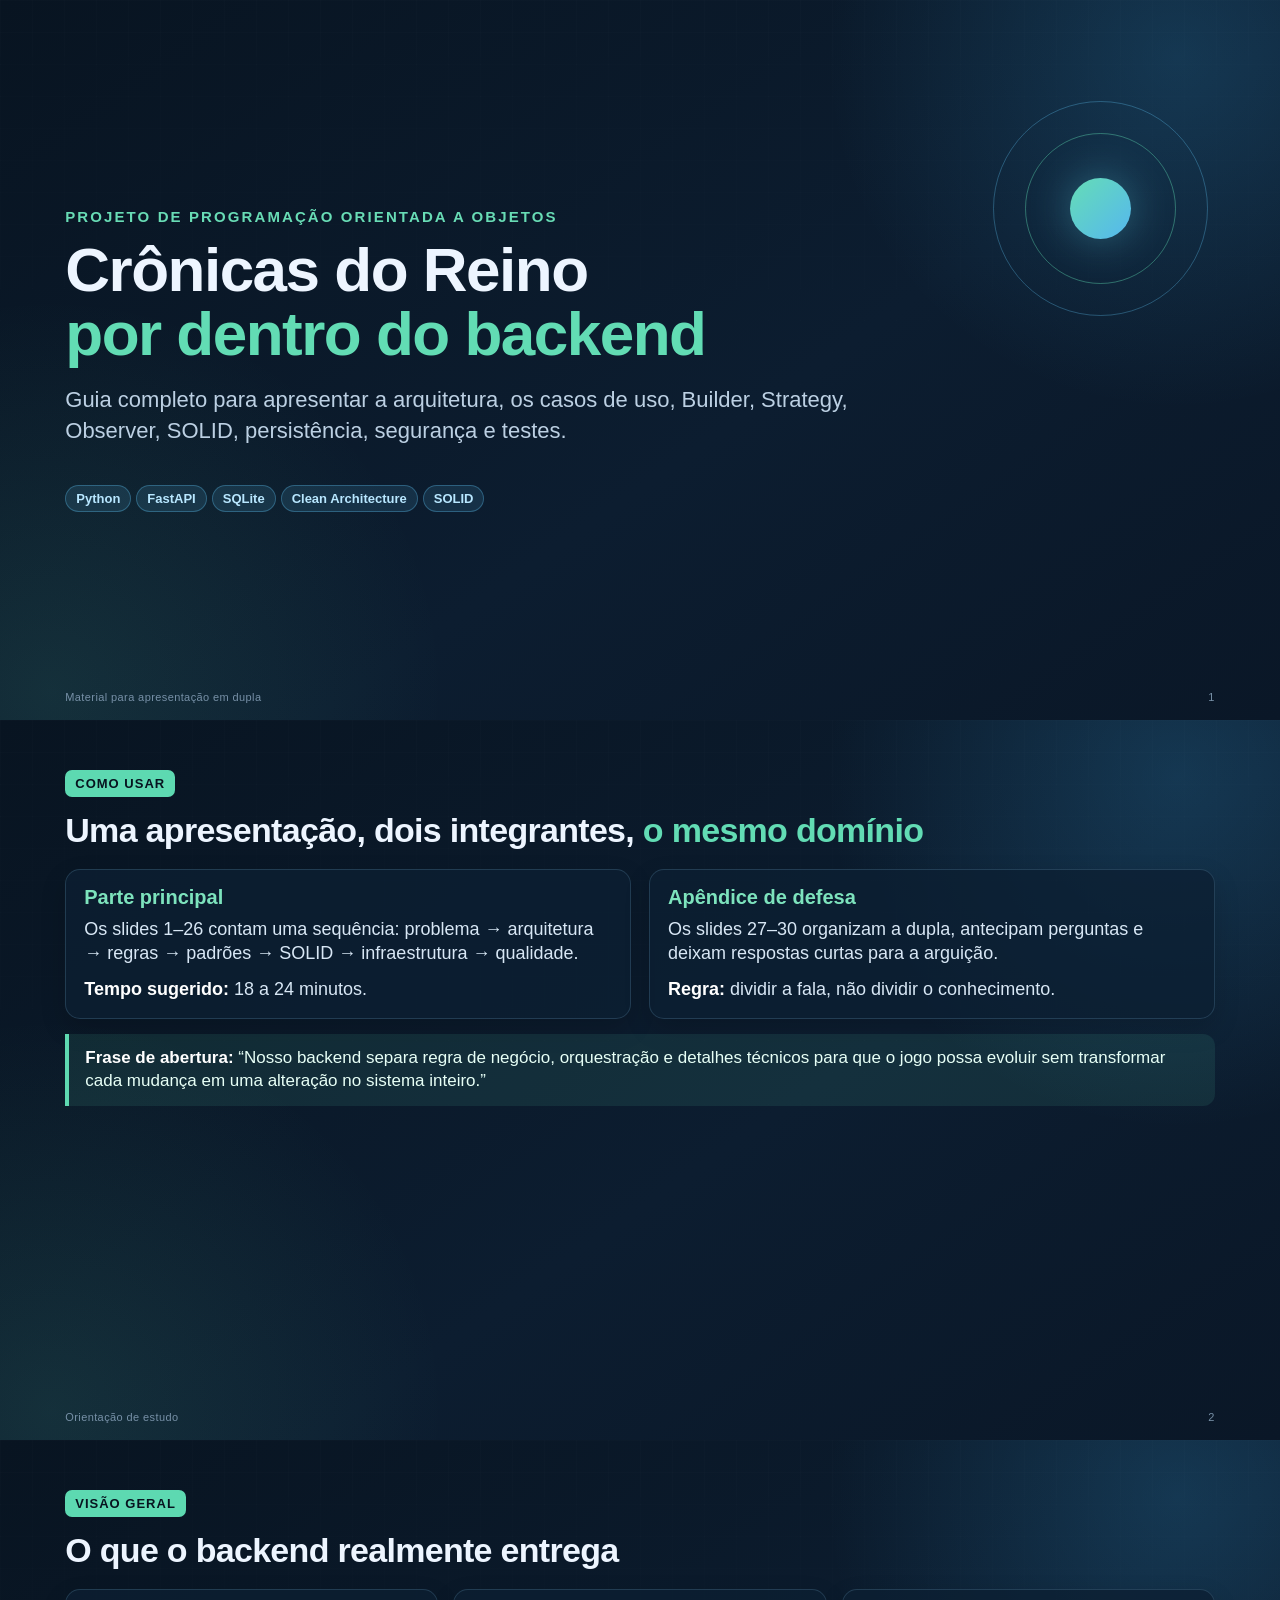
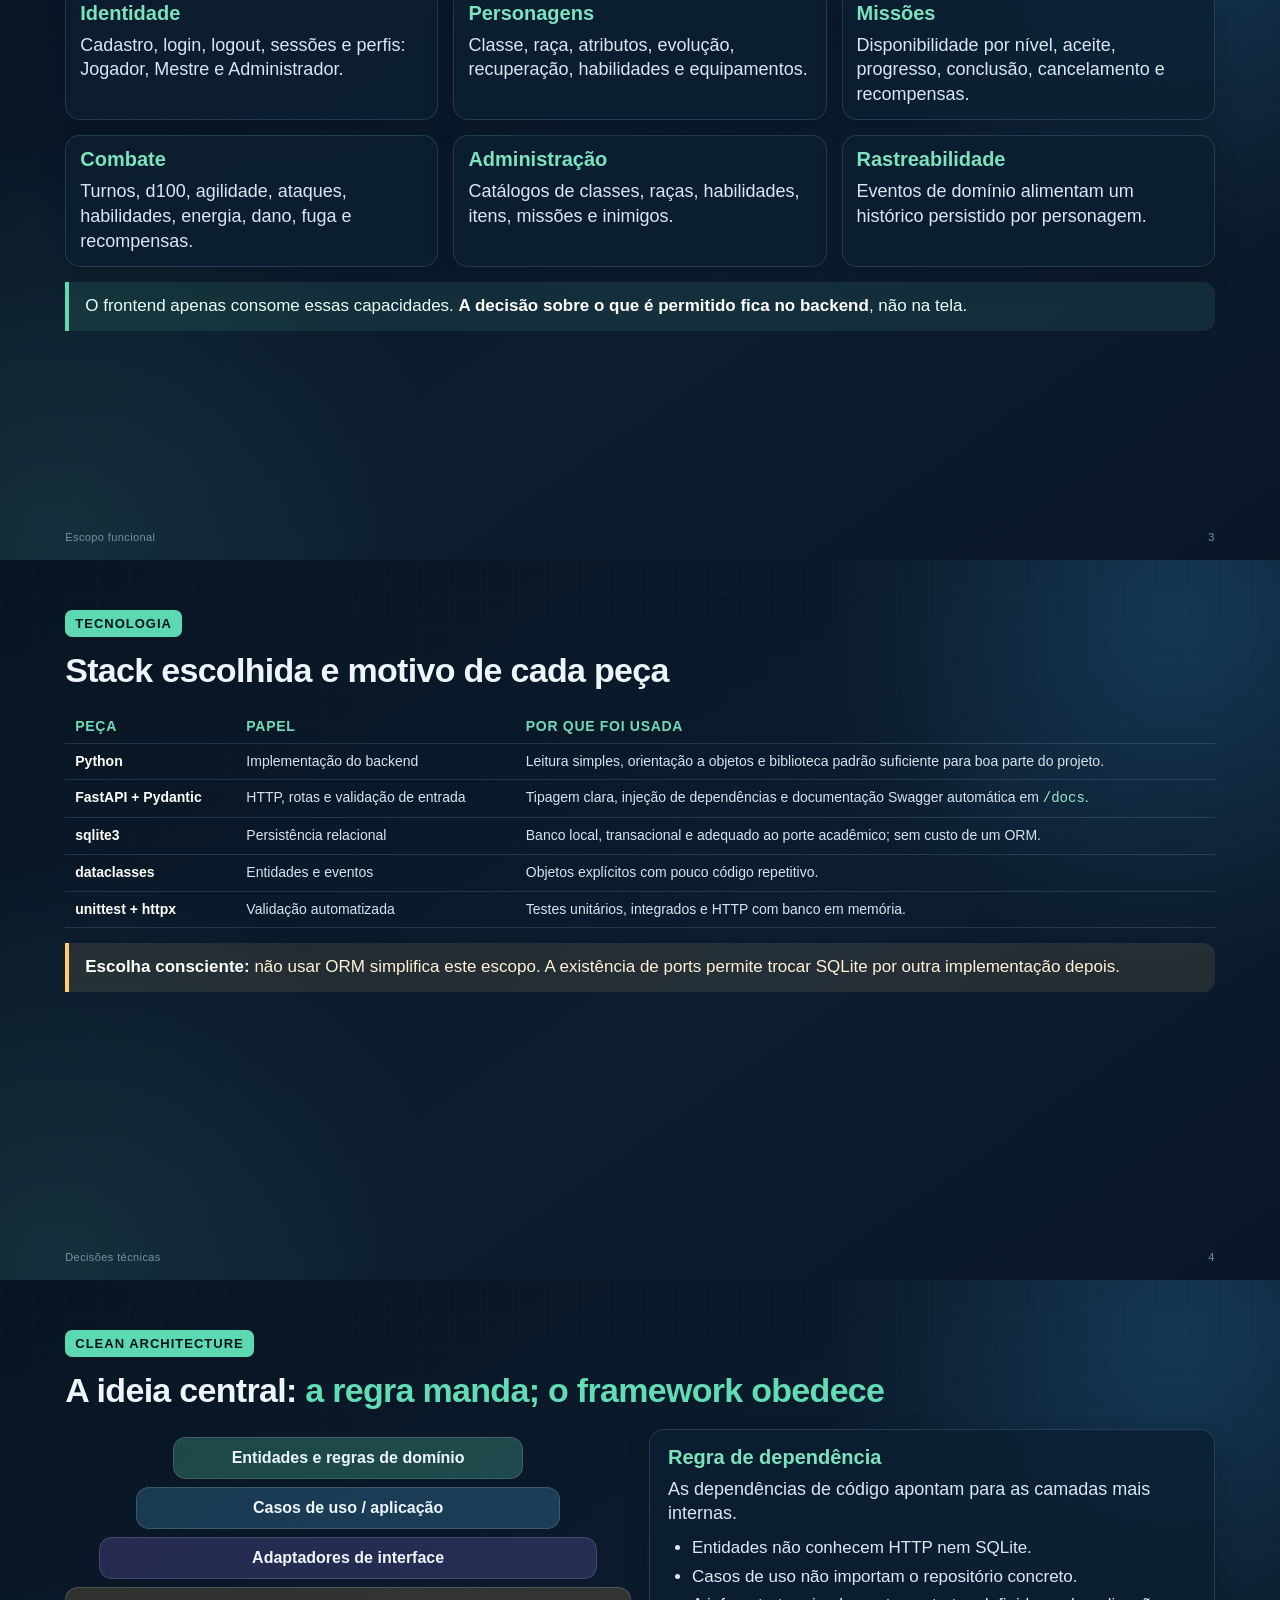
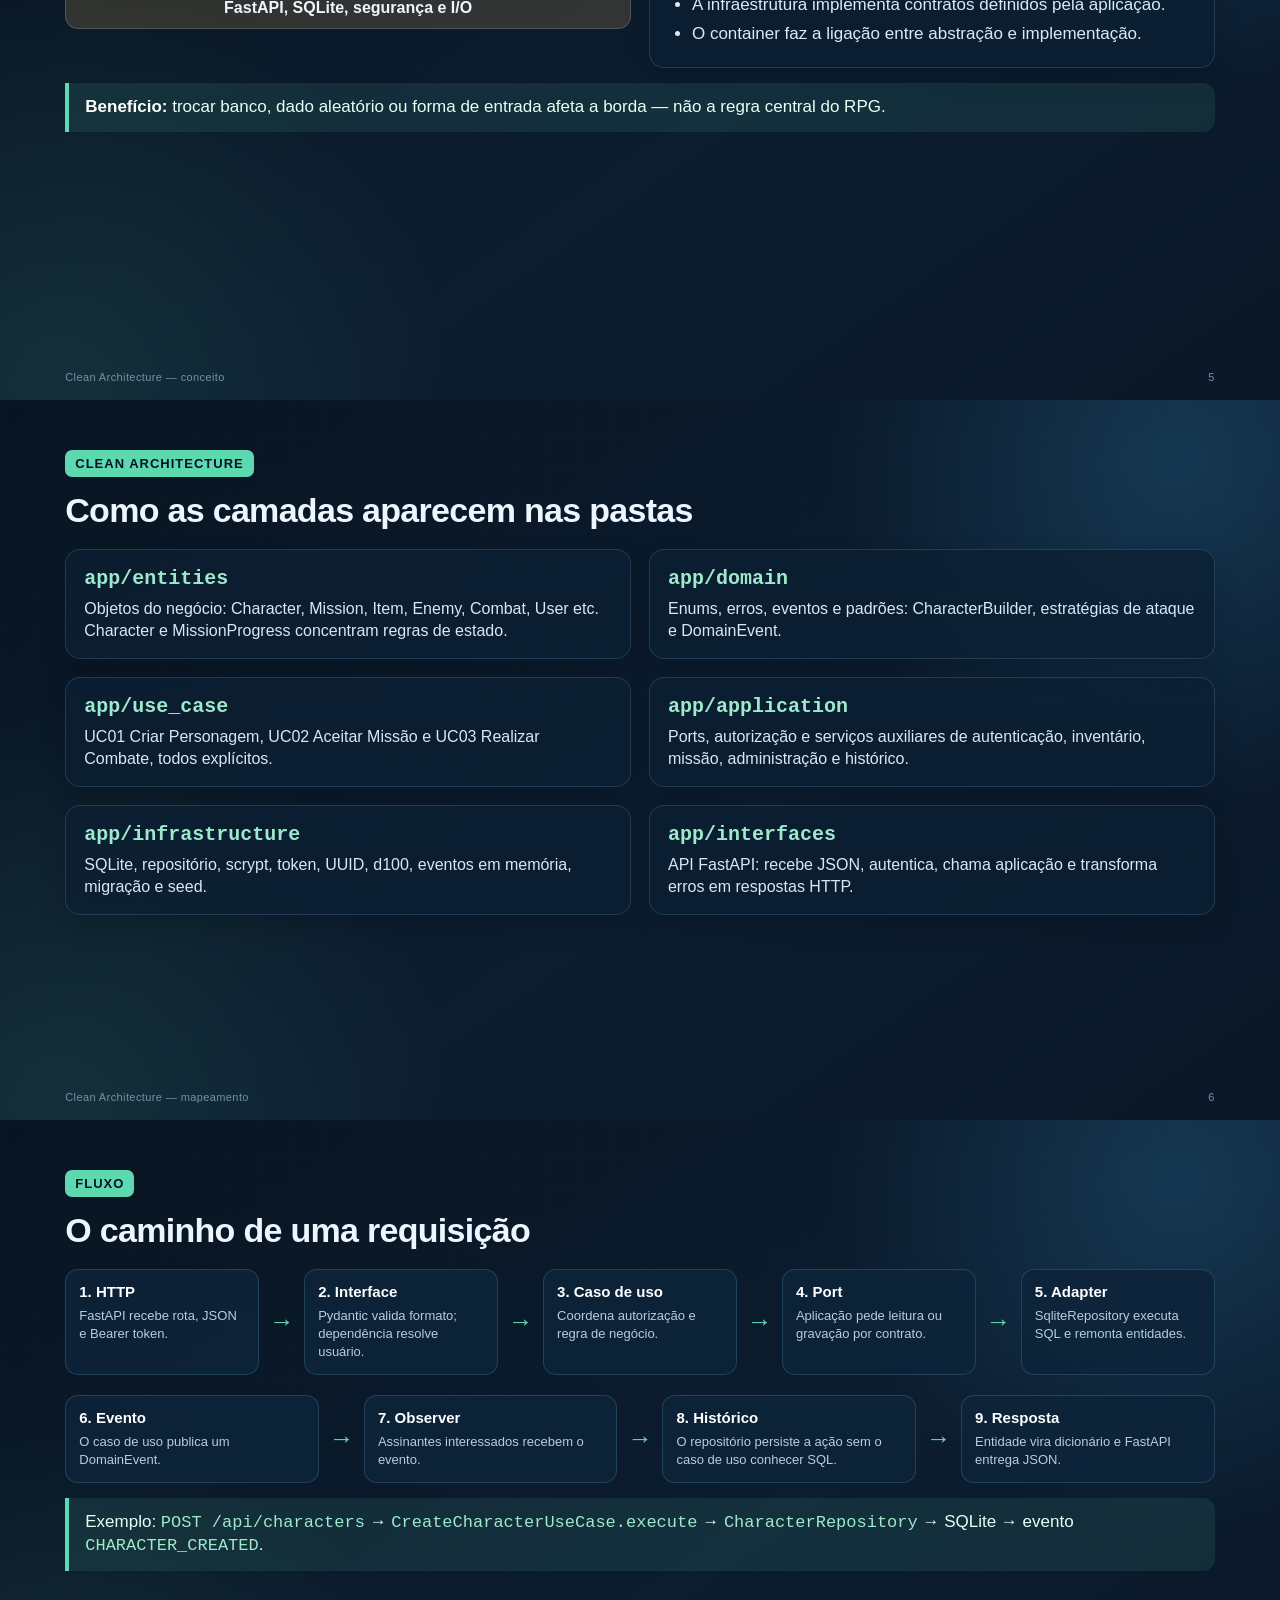
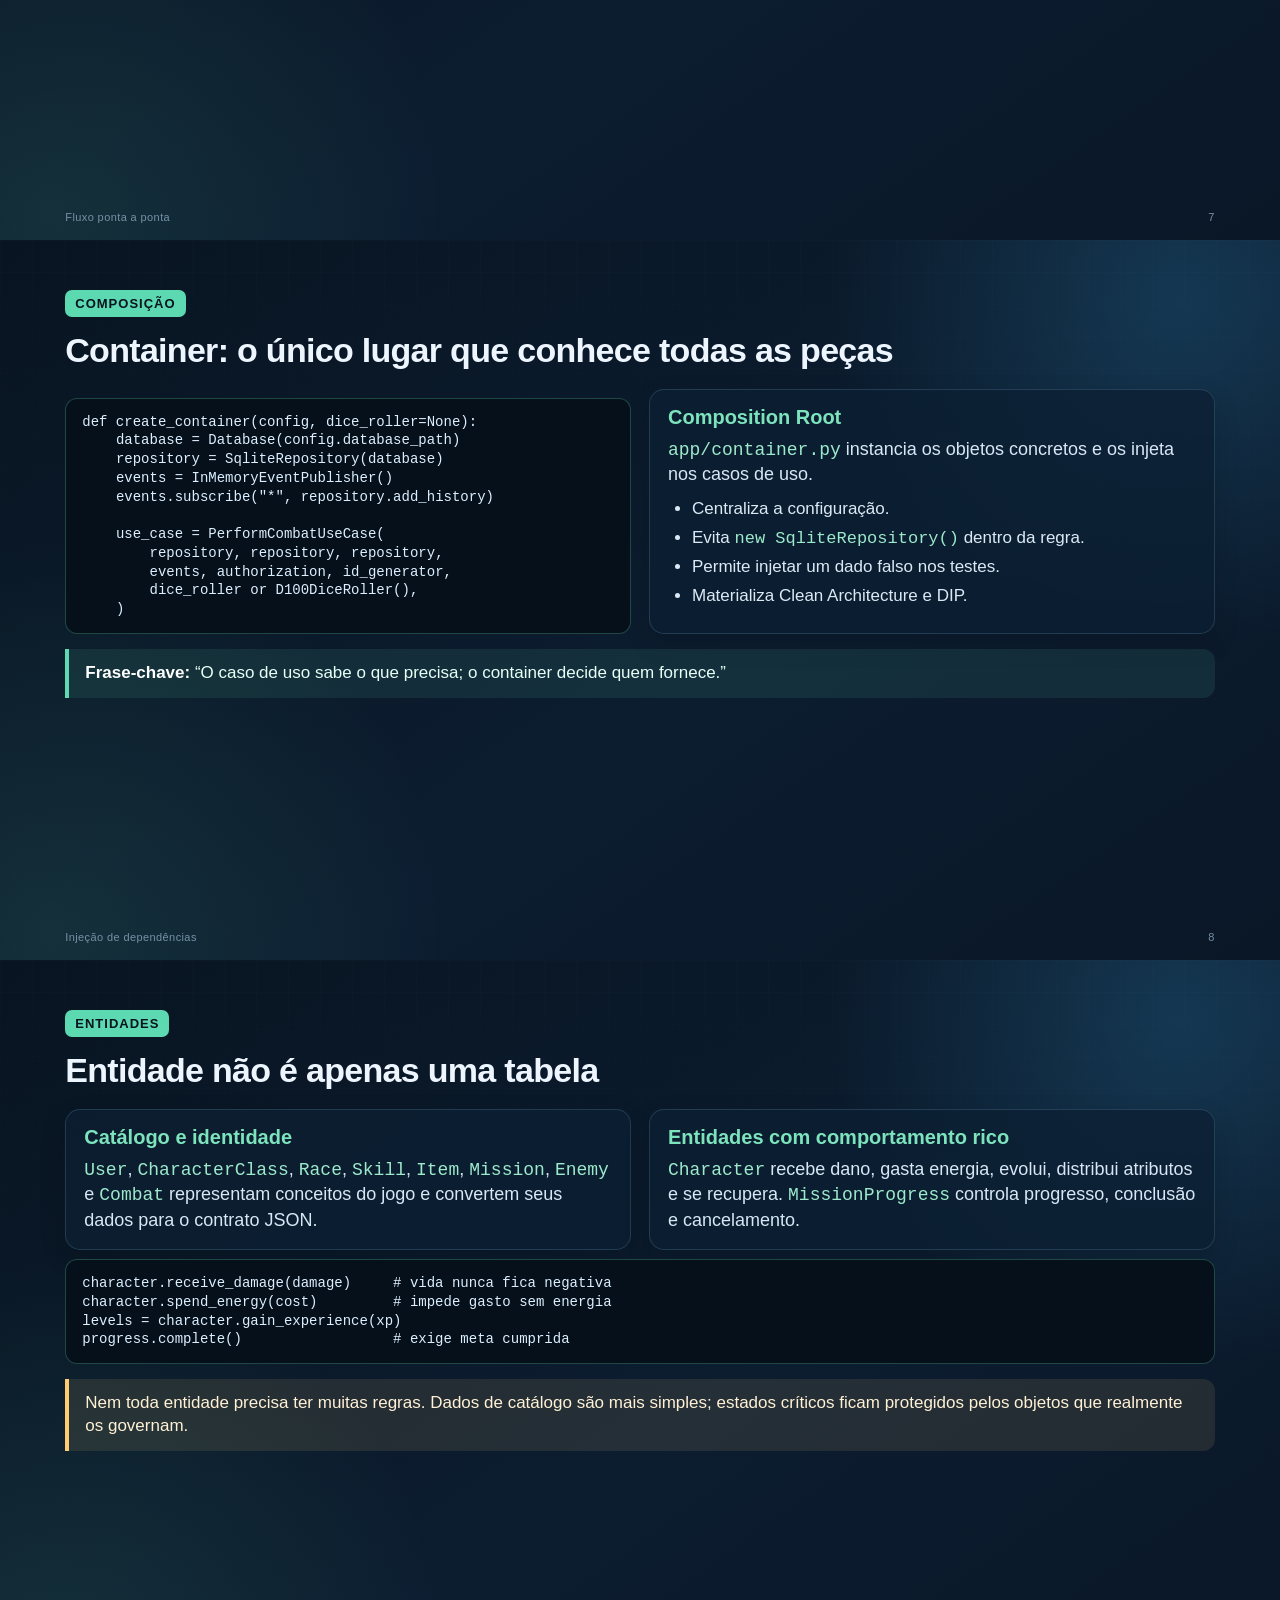
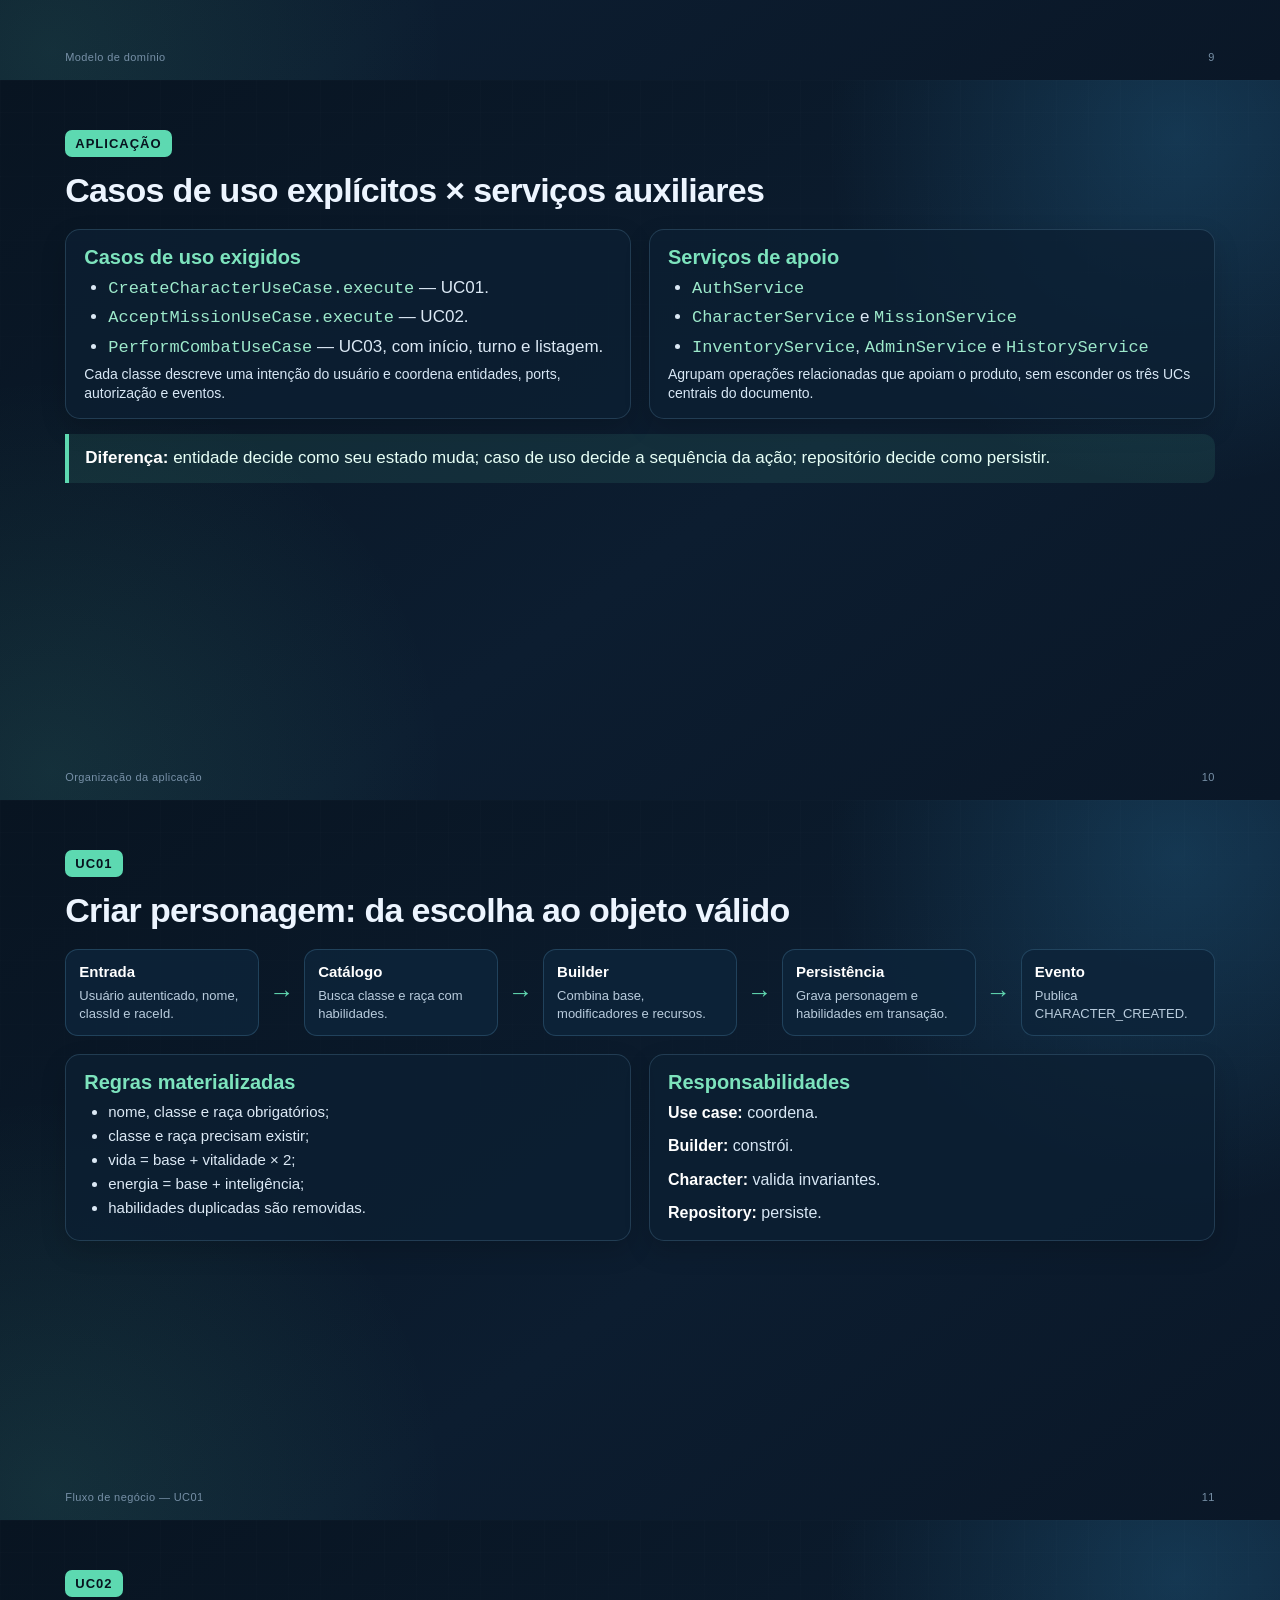
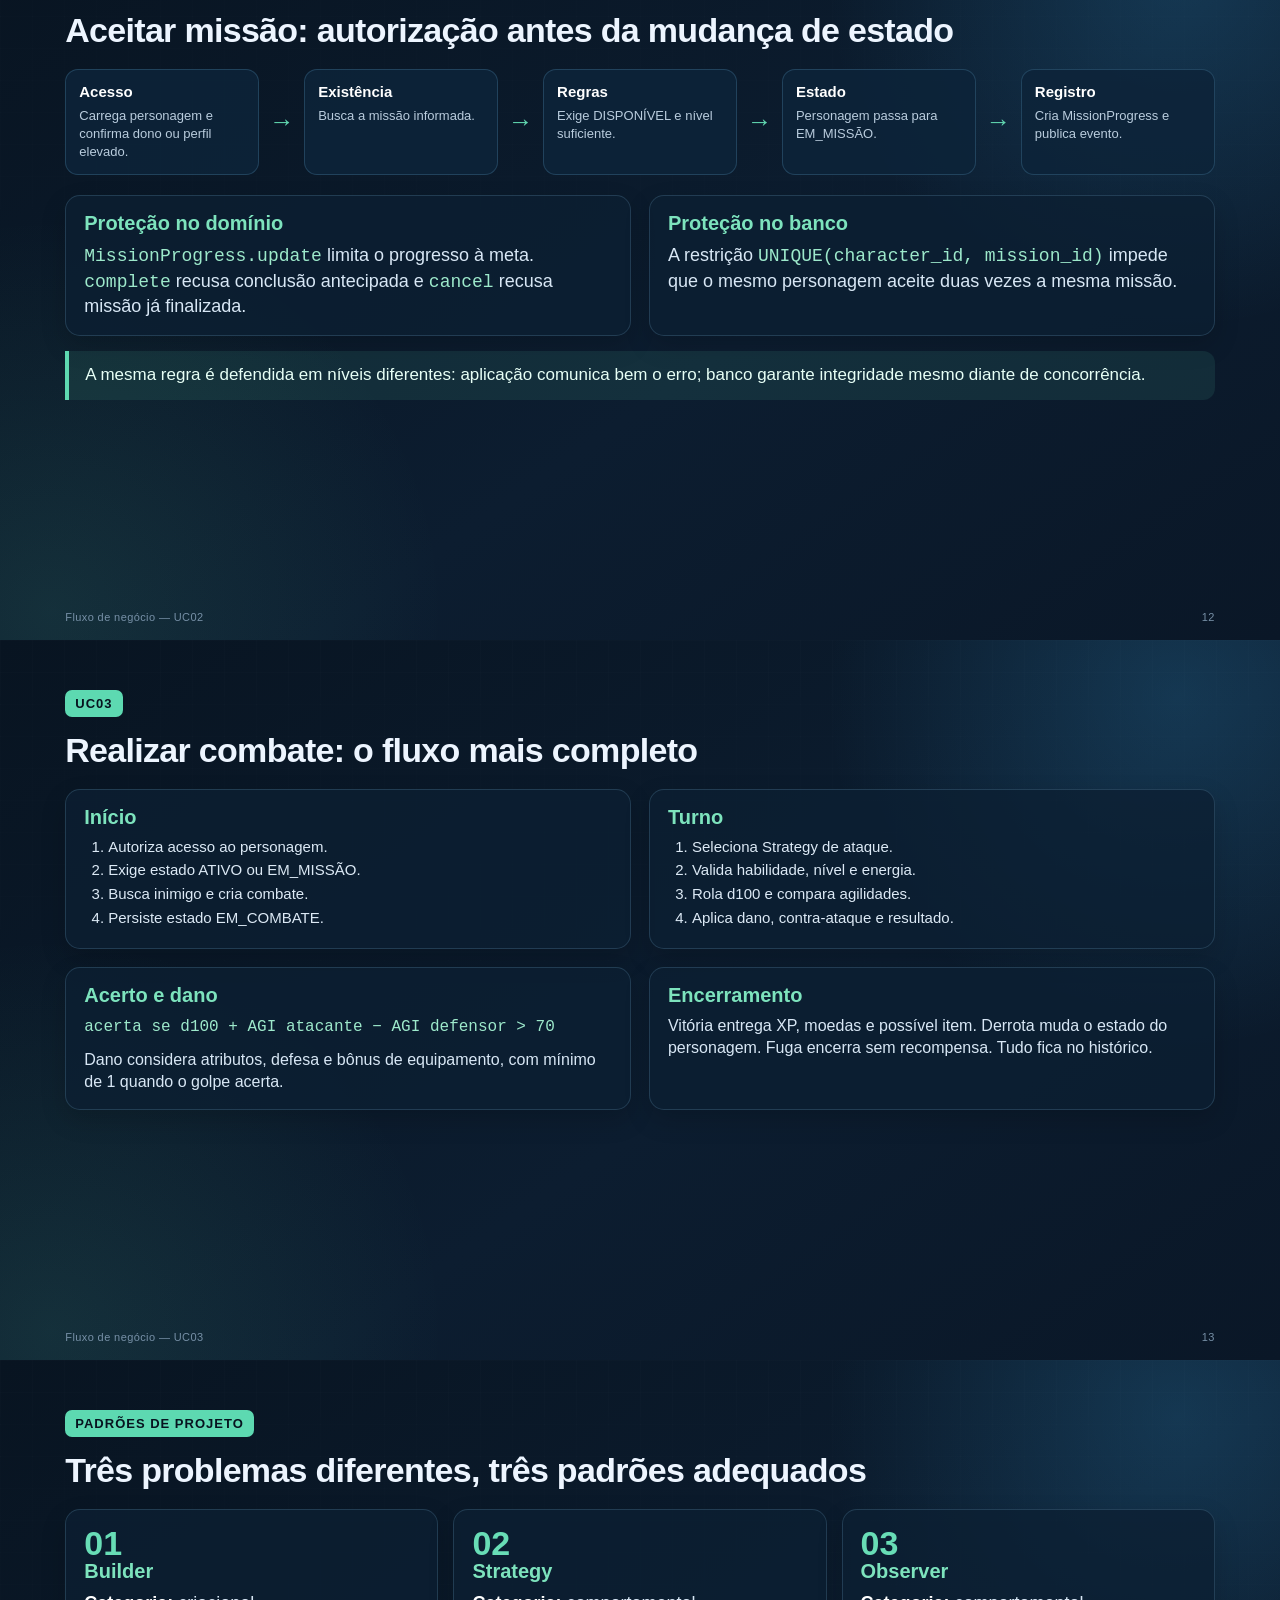
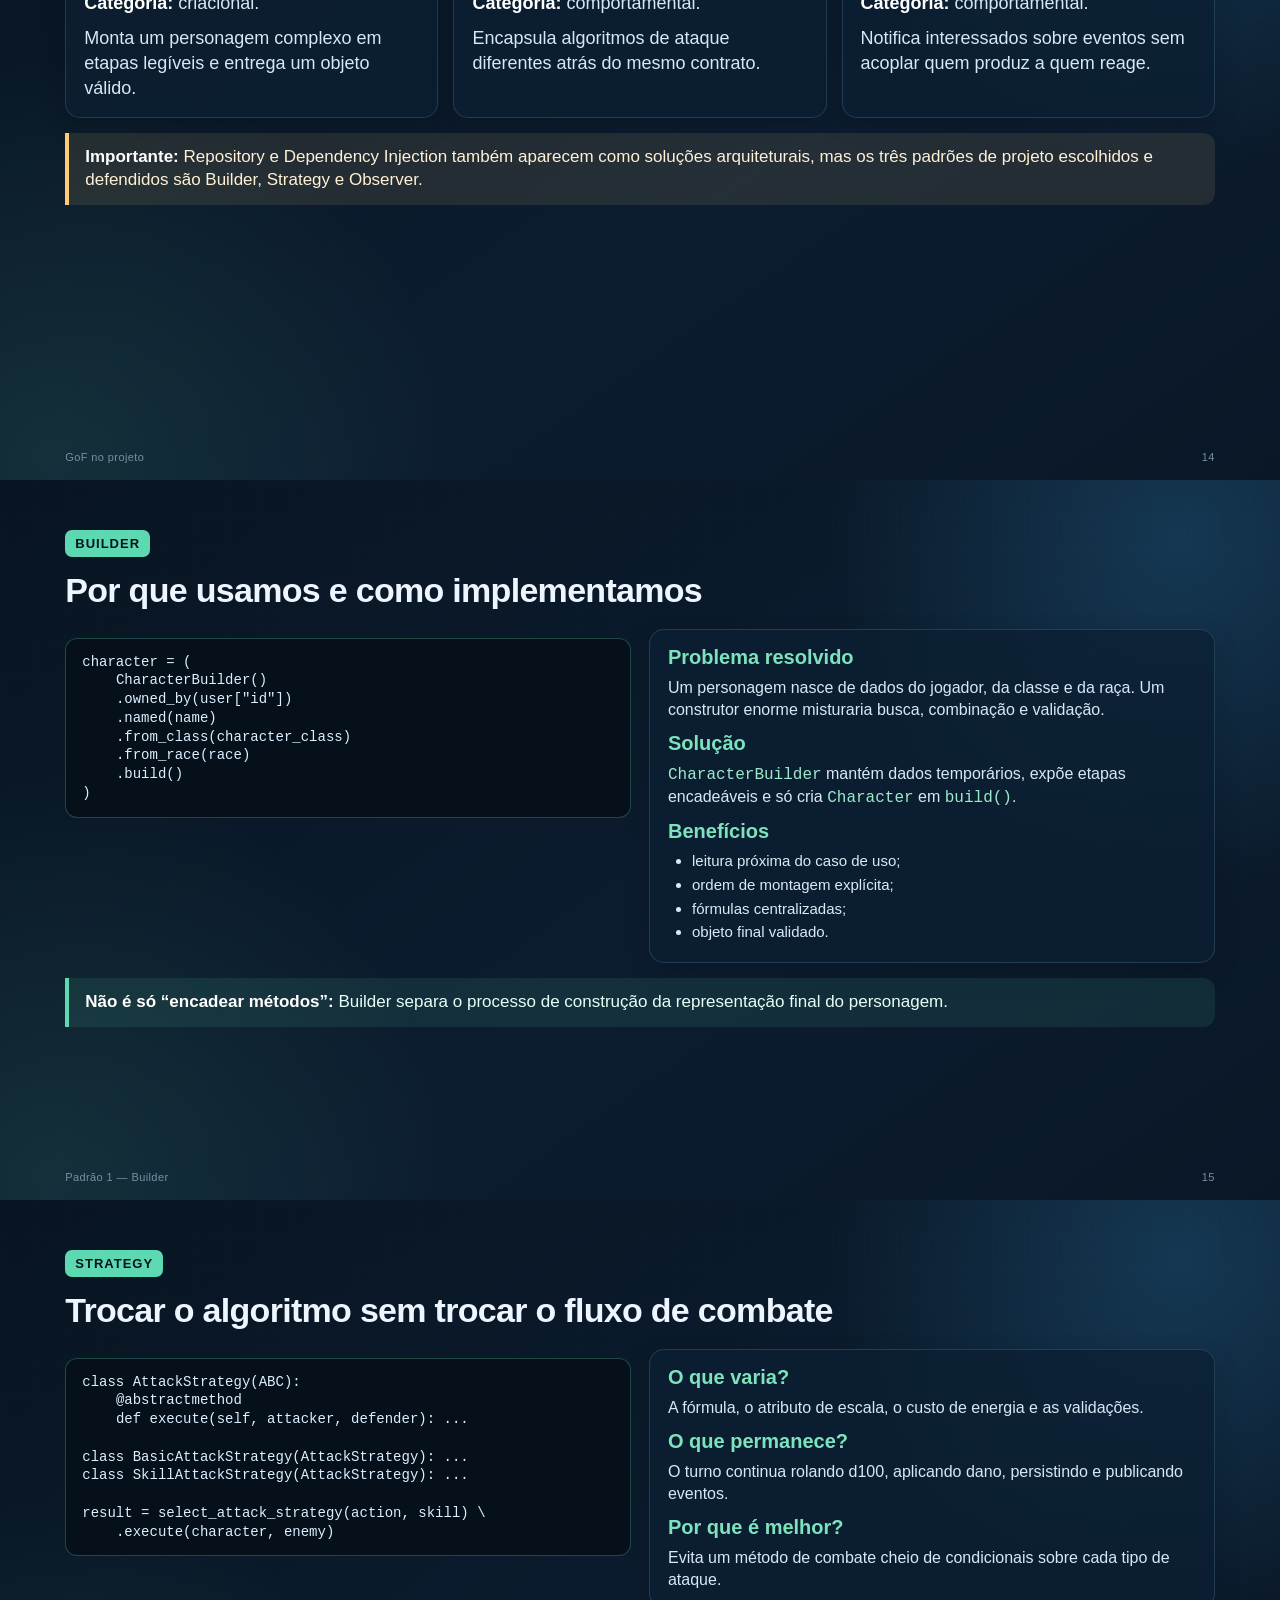
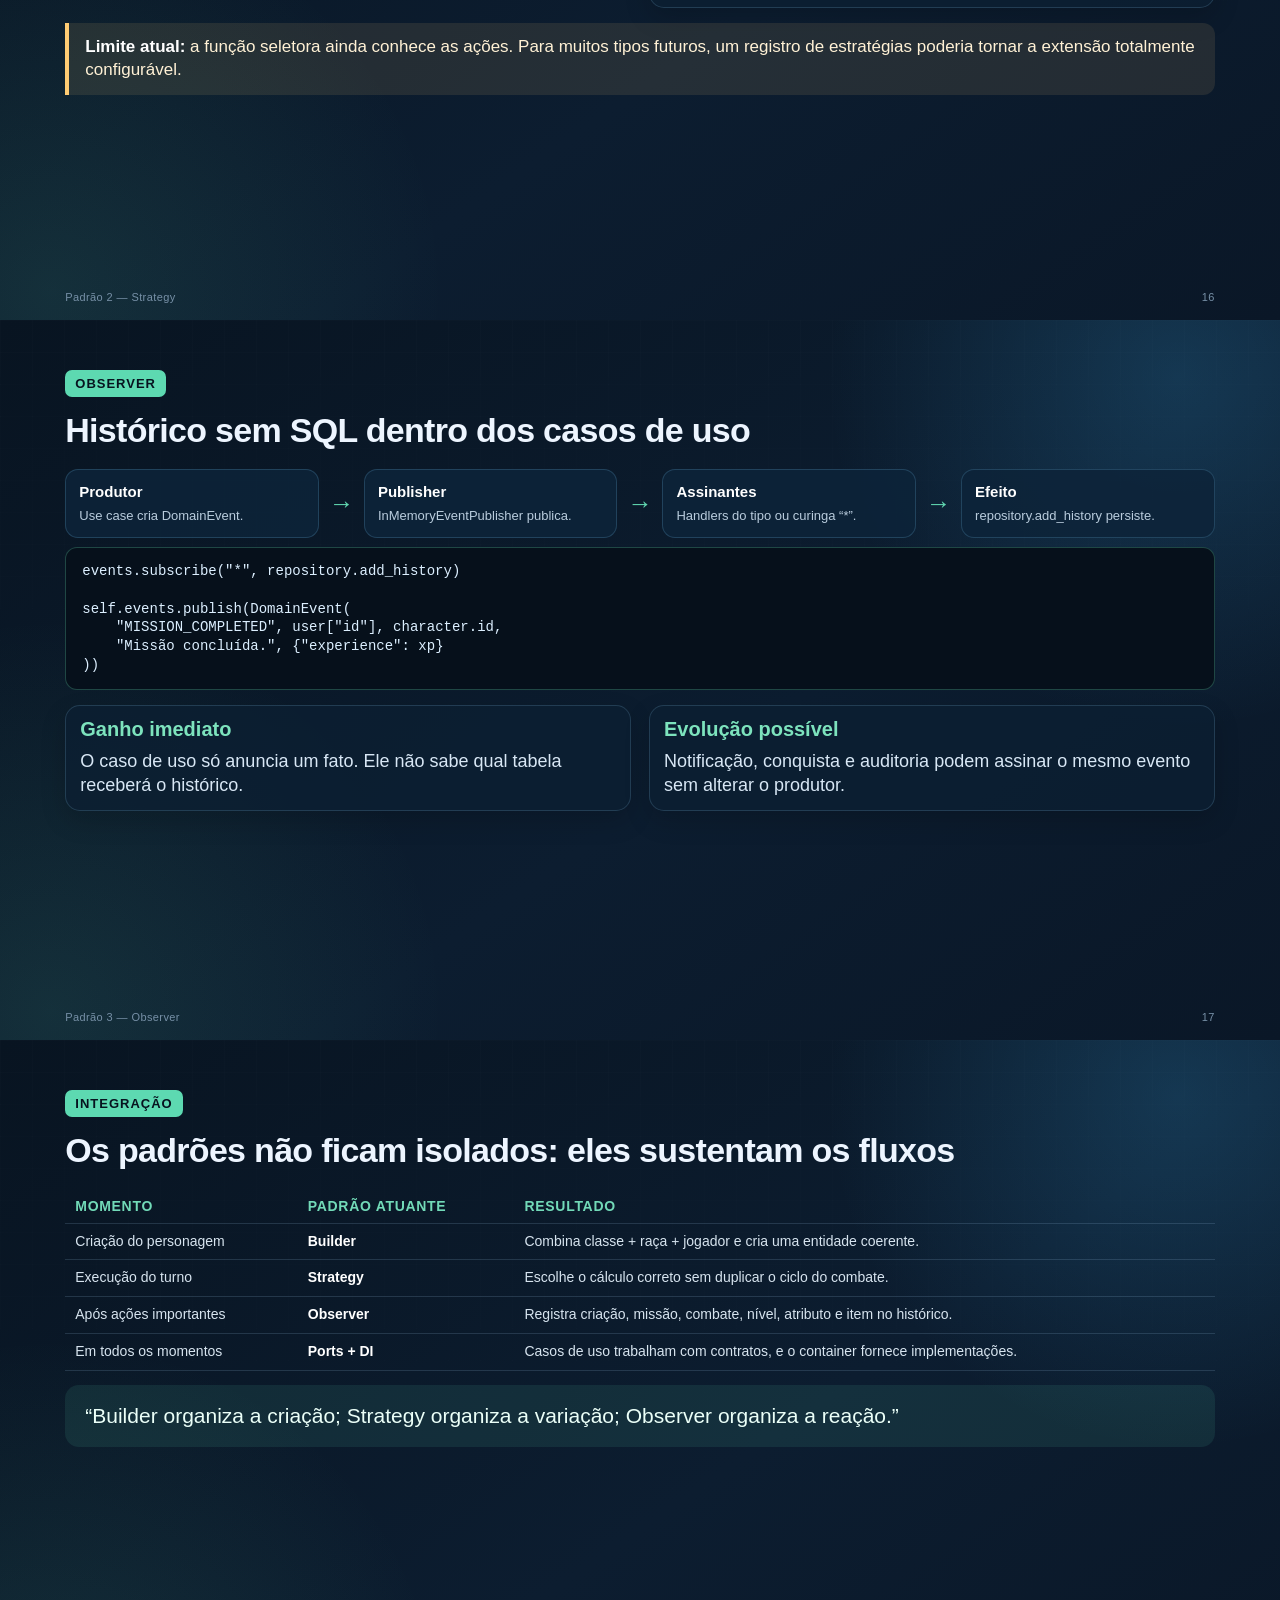
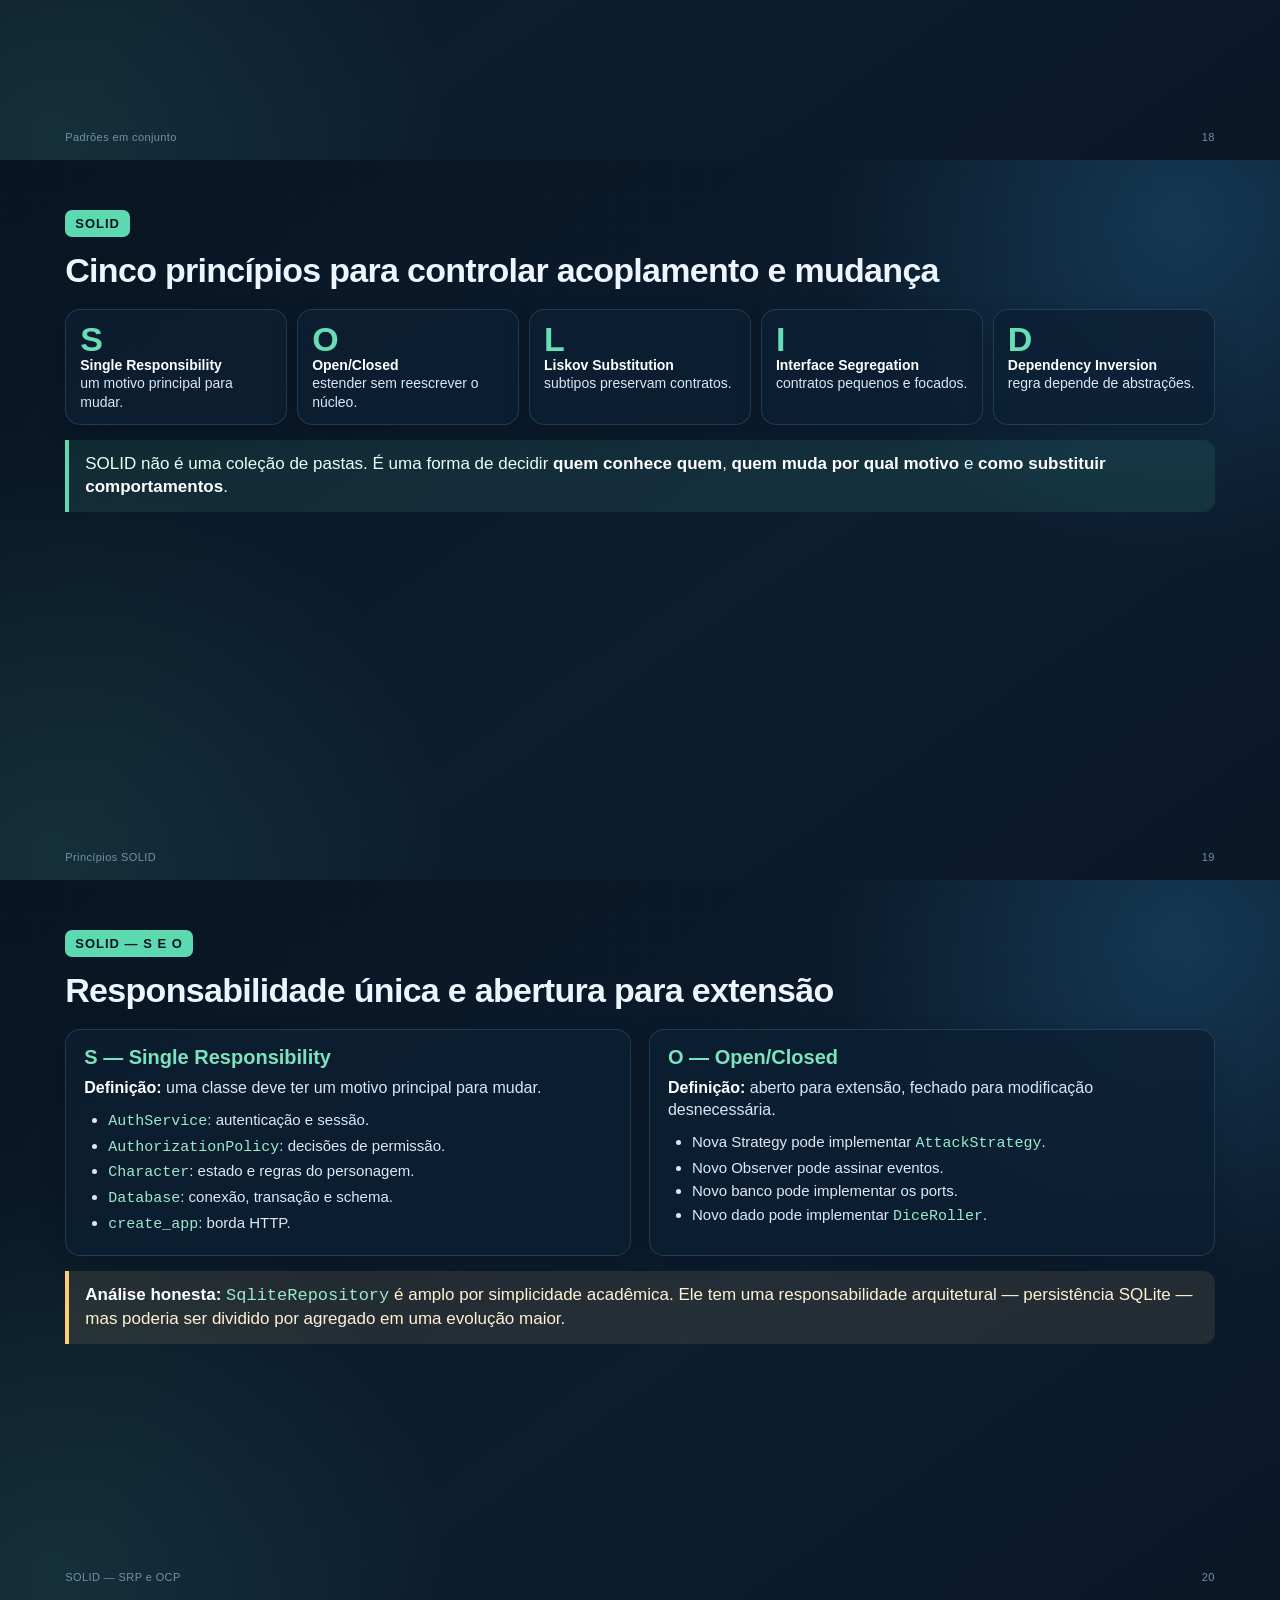
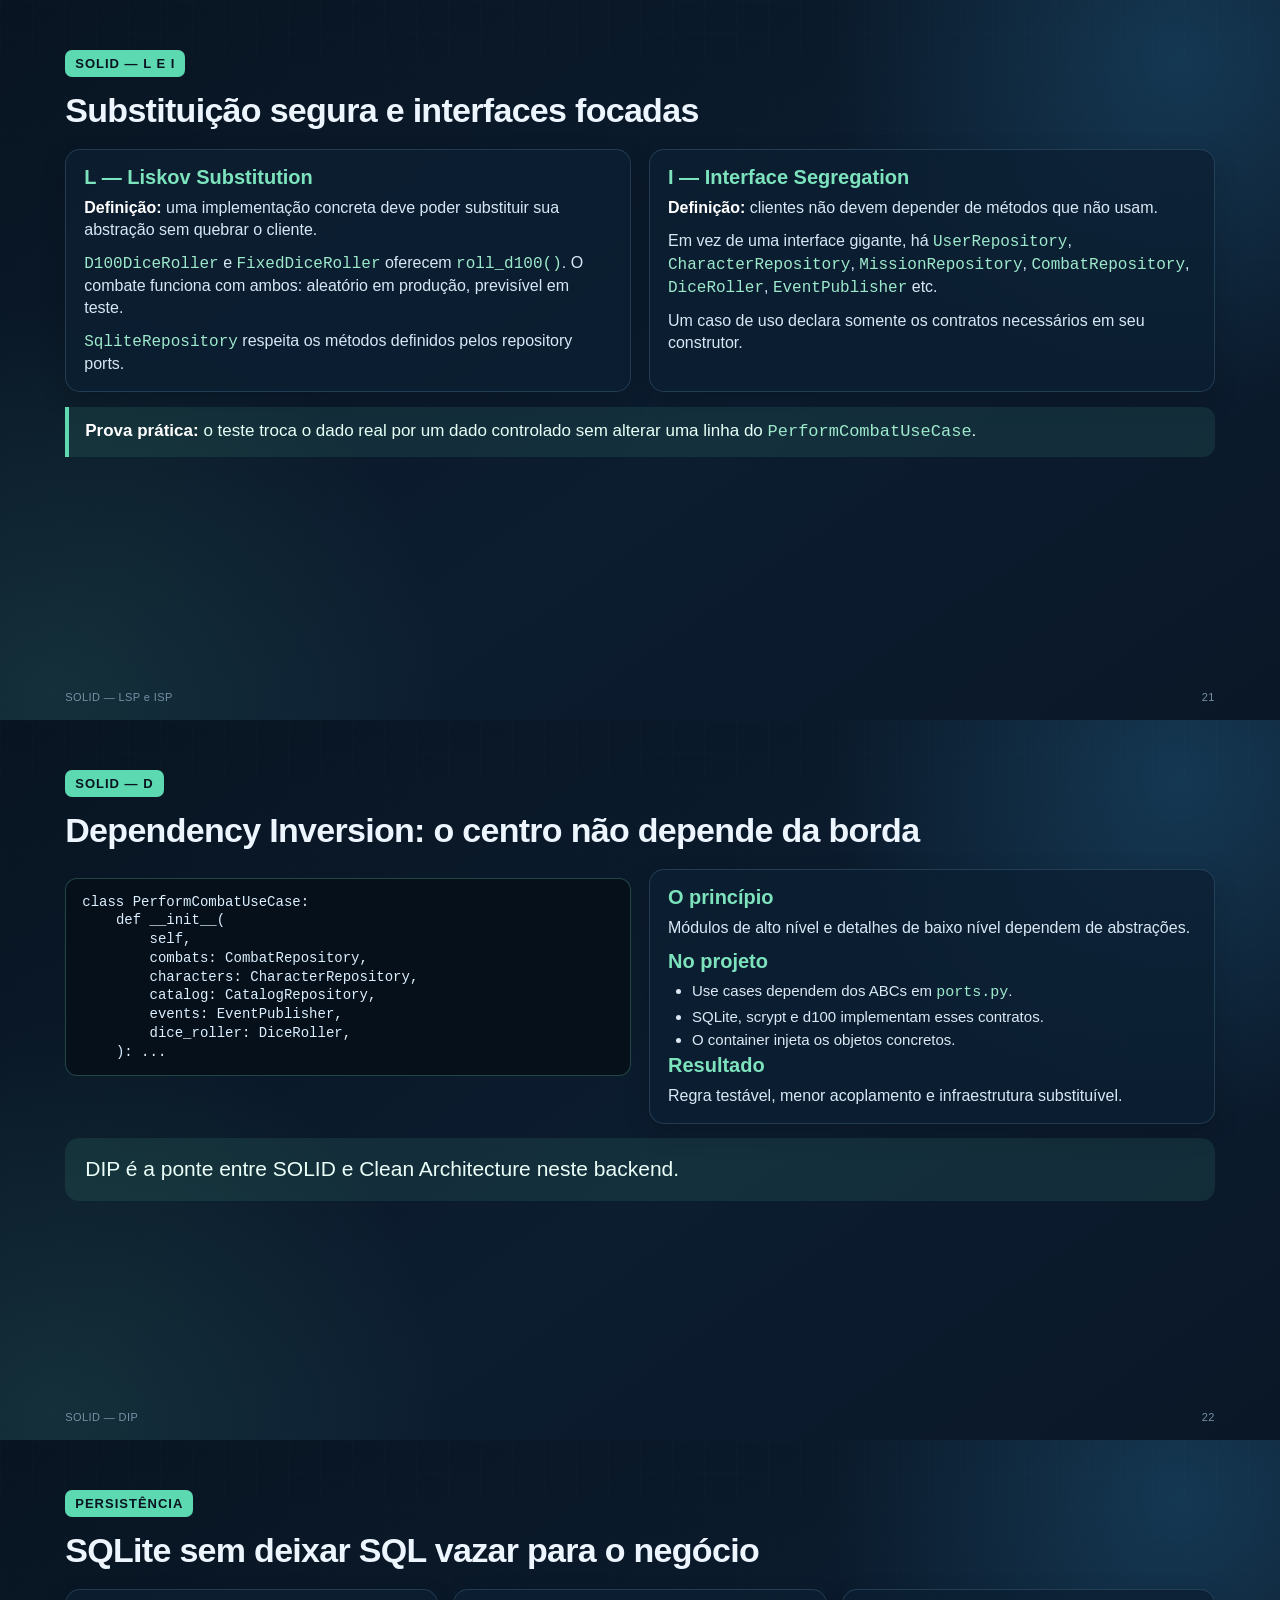
<file: docs/APRESENTACAO_BACKEND.html>
<!doctype html>
<html lang="pt-BR">
<head>
  <meta charset="utf-8">
  <meta name="viewport" content="width=device-width, initial-scale=1">
  <title>Crônicas do Reino — Apresentação do Backend</title>
  <style>
    @page { size: 13.333in 7.5in; margin: 0; }
    * { box-sizing: border-box; }
    html, body { margin: 0; padding: 0; background: #07111f; }
    body { font-family: "Segoe UI", Arial, sans-serif; color: #edf5ff; }
    .slide {
      width: 13.333in;
      height: 7.5in;
      padding: .52in .68in .46in;
      position: relative;
      overflow: hidden;
      page-break-after: always;
      background:
        radial-gradient(circle at 92% 8%, rgba(65, 189, 255, .17), transparent 26%),
        radial-gradient(circle at 4% 96%, rgba(103, 232, 181, .10), transparent 28%),
        linear-gradient(145deg, #081421 0%, #0c1d30 58%, #0a1727 100%);
    }
    .slide:last-child { page-break-after: auto; }
    .slide::before {
      content: "";
      position: absolute;
      inset: 0;
      pointer-events: none;
      background-image: linear-gradient(rgba(255,255,255,.018) 1px, transparent 1px), linear-gradient(90deg, rgba(255,255,255,.018) 1px, transparent 1px);
      background-size: 32px 32px;
      mask-image: linear-gradient(to bottom, rgba(0,0,0,.55), transparent 88%);
    }
    h1, h2, h3, p, ul, ol, pre, table, blockquote { position: relative; z-index: 1; }
    h1 { margin: 0; font-size: 48px; line-height: 1.03; letter-spacing: -1.5px; }
    h2 { margin: 0 0 20px; font-size: 34px; line-height: 1.08; letter-spacing: -.7px; }
    h3 { margin: 0 0 8px; font-size: 20px; color: #7de3bd; }
    p { margin: 0 0 11px; font-size: 18px; line-height: 1.38; color: #d8e7f5; }
    ul, ol { margin: 4px 0 0; padding-left: 24px; }
    li { margin: 6px 0; font-size: 17px; line-height: 1.32; color: #dce9f5; }
    strong { color: #ffffff; }
    code { font-family: Consolas, "Courier New", monospace; color: #9de9cb; }
    pre {
      margin: 9px 0 0;
      padding: 14px 16px;
      border-radius: 12px;
      border: 1px solid rgba(105, 226, 186, .26);
      background: #06101b;
      color: #dcefff;
      font: 14px/1.34 Consolas, "Courier New", monospace;
      white-space: pre-wrap;
    }
    .eyebrow { color: #68dcb5; font-size: 15px; font-weight: 800; letter-spacing: 2.1px; text-transform: uppercase; margin-bottom: 13px; }
    .subtitle { max-width: 850px; margin-top: 18px; font-size: 22px; line-height: 1.42; color: #bcd0e3; }
    .accent { color: #62dcb4; }
    .blue { color: #72c9ff; }
    .muted { color: #96acc0; }
    .small { font-size: 14px; line-height: 1.34; }
    .tiny { font-size: 12px; line-height: 1.28; }
    .grid-2 { display: grid; grid-template-columns: 1fr 1fr; gap: 18px; position: relative; z-index: 1; }
    .grid-3 { display: grid; grid-template-columns: repeat(3, 1fr); gap: 15px; position: relative; z-index: 1; }
    .grid-5 { display: grid; grid-template-columns: repeat(5, 1fr); gap: 10px; position: relative; z-index: 1; }
    .card {
      padding: 16px 18px;
      border: 1px solid rgba(138, 197, 239, .18);
      border-radius: 15px;
      background: rgba(12, 31, 50, .78);
      box-shadow: 0 10px 26px rgba(0,0,0,.16);
    }
    .card p:last-child, .card ul:last-child { margin-bottom: 0; }
    .card.compact { padding: 12px 14px; }
    .callout {
      position: relative;
      z-index: 1;
      margin-top: 15px;
      padding: 13px 16px;
      border-left: 4px solid #5ed9b1;
      border-radius: 0 12px 12px 0;
      background: rgba(91, 218, 177, .10);
      font-size: 17px;
      line-height: 1.35;
      color: #e7fff6;
    }
    .warn { border-left-color: #ffcc73; background: rgba(255, 204, 115, .10); color: #fff1d5; }
    .tag {
      display: inline-block;
      margin: 0 5px 5px 0;
      padding: 5px 10px;
      border-radius: 999px;
      background: rgba(100, 205, 255, .12);
      border: 1px solid rgba(100, 205, 255, .30);
      color: #b8e7ff;
      font-size: 13px;
      font-weight: 700;
    }
    .number {
      display: inline-flex;
      align-items: center;
      justify-content: center;
      width: 36px;
      height: 36px;
      margin-right: 10px;
      border-radius: 11px;
      background: linear-gradient(135deg, #68dfb7, #55b8ef);
      color: #07131f;
      font-weight: 900;
    }
    .flow { display: flex; align-items: stretch; gap: 10px; position: relative; z-index: 1; }
    .flow .step {
      flex: 1;
      min-width: 0;
      padding: 13px;
      border-radius: 13px;
      background: rgba(13, 36, 58, .88);
      border: 1px solid rgba(118, 194, 240, .20);
    }
    .flow .arrow { align-self: center; color: #61d7b0; font-size: 25px; font-weight: 900; }
    .step b { display: block; margin-bottom: 6px; color: #fff; font-size: 15px; }
    .step span { color: #b9ccdd; font-size: 13px; line-height: 1.26; }
    .layer {
      margin: 8px auto;
      padding: 11px 18px;
      border-radius: 13px;
      text-align: center;
      border: 1px solid rgba(255,255,255,.15);
      font-size: 16px;
      font-weight: 700;
    }
    .layer.one { width: 62%; background: rgba(92, 220, 180, .25); }
    .layer.two { width: 75%; background: rgba(86, 185, 238, .22); }
    .layer.three { width: 88%; background: rgba(149, 123, 239, .20); }
    .layer.four { width: 100%; background: rgba(255, 190, 97, .16); }
    table { width: 100%; border-collapse: collapse; margin-top: 8px; }
    th, td { border-bottom: 1px solid rgba(151, 190, 221, .18); padding: 9px 10px; text-align: left; vertical-align: top; }
    th { color: #72dab8; font-size: 14px; text-transform: uppercase; letter-spacing: .7px; }
    td { color: #d7e4ef; font-size: 14px; line-height: 1.27; }
    .quote { margin: 14px 0; padding: 17px 20px; border-radius: 14px; background: rgba(91, 216, 177, .10); font-size: 21px; line-height: 1.35; color: #ebfff8; }
    .footer { position: absolute; z-index: 2; left: .68in; right: .68in; bottom: .18in; display: flex; justify-content: space-between; color: #7790a7; font-size: 11px; letter-spacing: .4px; }
    .section { display: inline-block; margin-bottom: 15px; padding: 6px 10px; border-radius: 7px; background: #5dd9b1; color: #07131f; font-size: 13px; font-weight: 900; letter-spacing: 1px; text-transform: uppercase; }
    .cover { display: flex; flex-direction: column; justify-content: center; }
    .cover h1 { max-width: 940px; font-size: 62px; }
    .cover .orbit { position: absolute; right: .75in; top: 1.05in; width: 215px; height: 215px; border: 1px solid rgba(100,205,255,.30); border-radius: 50%; }
    .cover .orbit::before, .cover .orbit::after { content: ""; position: absolute; border-radius: 50%; }
    .cover .orbit::before { inset: 31px; border: 1px solid rgba(94,217,177,.42); }
    .cover .orbit::after { inset: 76px; background: linear-gradient(135deg, #65ddb6, #55b7ef); box-shadow: 0 0 42px rgba(89,201,222,.38); }
    .check { color: #67dfb7; font-weight: 900; }
    .x { color: #ffbf6a; font-weight: 900; }
    .dense li { margin: 4px 0; font-size: 15px; }
    .dense p { font-size: 16px; }
    .kpi { font-size: 34px; line-height: 1; font-weight: 900; color: #68ddb6; }
    .kpi-label { margin-top: 7px; color: #b7cadb; font-size: 14px; }
    .timeline { display: grid; grid-template-columns: 115px 1fr; gap: 8px 15px; position: relative; z-index: 1; }
    .timeline .time { color: #69ddb7; font-weight: 800; font-size: 15px; }
    .timeline .topic { color: #dce9f4; font-size: 15px; line-height: 1.28; }
    @media print {
      body { print-color-adjust: exact; -webkit-print-color-adjust: exact; }
    }
    @media screen {
      body:has(.slide:target) .slide { display: none; }
      body:has(.slide:target) .slide:target { display: block; }
    }
  </style>
</head>
<body>

<section class="slide cover" id="slide-1">
  <div class="orbit"></div>
  <div class="eyebrow">Projeto de Programação Orientada a Objetos</div>
  <h1>Crônicas do Reino<br><span class="accent">por dentro do backend</span></h1>
  <p class="subtitle">Guia completo para apresentar a arquitetura, os casos de uso, Builder, Strategy, Observer, SOLID, persistência, segurança e testes.</p>
  <div style="margin-top:28px"><span class="tag">Python</span><span class="tag">FastAPI</span><span class="tag">SQLite</span><span class="tag">Clean Architecture</span><span class="tag">SOLID</span></div>
  <div class="footer"><span>Material para apresentação em dupla</span><span>1</span></div>
</section>

<section class="slide" id="slide-2">
  <span class="section">Como usar</span>
  <h2>Uma apresentação, dois integrantes, <span class="accent">o mesmo domínio</span></h2>
  <div class="grid-2">
    <div class="card">
      <h3>Parte principal</h3>
      <p>Os slides 1–26 contam uma sequência: problema → arquitetura → regras → padrões → SOLID → infraestrutura → qualidade.</p>
      <p><strong>Tempo sugerido:</strong> 18 a 24 minutos.</p>
    </div>
    <div class="card">
      <h3>Apêndice de defesa</h3>
      <p>Os slides 27–30 organizam a dupla, antecipam perguntas e deixam respostas curtas para a arguição.</p>
      <p><strong>Regra:</strong> dividir a fala, não dividir o conhecimento.</p>
    </div>
  </div>
  <div class="callout"><strong>Frase de abertura:</strong> “Nosso backend separa regra de negócio, orquestração e detalhes técnicos para que o jogo possa evoluir sem transformar cada mudança em uma alteração no sistema inteiro.”</div>
  <div class="footer"><span>Orientação de estudo</span><span>2</span></div>
</section>

<section class="slide" id="slide-3">
  <span class="section">Visão geral</span>
  <h2>O que o backend realmente entrega</h2>
  <div class="grid-3">
    <div class="card compact"><h3>Identidade</h3><p>Cadastro, login, logout, sessões e perfis: Jogador, Mestre e Administrador.</p></div>
    <div class="card compact"><h3>Personagens</h3><p>Classe, raça, atributos, evolução, recuperação, habilidades e equipamentos.</p></div>
    <div class="card compact"><h3>Missões</h3><p>Disponibilidade por nível, aceite, progresso, conclusão, cancelamento e recompensas.</p></div>
    <div class="card compact"><h3>Combate</h3><p>Turnos, d100, agilidade, ataques, habilidades, energia, dano, fuga e recompensas.</p></div>
    <div class="card compact"><h3>Administração</h3><p>Catálogos de classes, raças, habilidades, itens, missões e inimigos.</p></div>
    <div class="card compact"><h3>Rastreabilidade</h3><p>Eventos de domínio alimentam um histórico persistido por personagem.</p></div>
  </div>
  <div class="callout">O frontend apenas consome essas capacidades. <strong>A decisão sobre o que é permitido fica no backend</strong>, não na tela.</div>
  <div class="footer"><span>Escopo funcional</span><span>3</span></div>
</section>

<section class="slide" id="slide-4">
  <span class="section">Tecnologia</span>
  <h2>Stack escolhida e motivo de cada peça</h2>
  <table>
    <thead><tr><th>Peça</th><th>Papel</th><th>Por que foi usada</th></tr></thead>
    <tbody>
      <tr><td><strong>Python</strong></td><td>Implementação do backend</td><td>Leitura simples, orientação a objetos e biblioteca padrão suficiente para boa parte do projeto.</td></tr>
      <tr><td><strong>FastAPI + Pydantic</strong></td><td>HTTP, rotas e validação de entrada</td><td>Tipagem clara, injeção de dependências e documentação Swagger automática em <code>/docs</code>.</td></tr>
      <tr><td><strong>sqlite3</strong></td><td>Persistência relacional</td><td>Banco local, transacional e adequado ao porte acadêmico; sem custo de um ORM.</td></tr>
      <tr><td><strong>dataclasses</strong></td><td>Entidades e eventos</td><td>Objetos explícitos com pouco código repetitivo.</td></tr>
      <tr><td><strong>unittest + httpx</strong></td><td>Validação automatizada</td><td>Testes unitários, integrados e HTTP com banco em memória.</td></tr>
    </tbody>
  </table>
  <div class="callout warn"><strong>Escolha consciente:</strong> não usar ORM simplifica este escopo. A existência de ports permite trocar SQLite por outra implementação depois.</div>
  <div class="footer"><span>Decisões técnicas</span><span>4</span></div>
</section>

<section class="slide" id="slide-5">
  <span class="section">Clean Architecture</span>
  <h2>A ideia central: <span class="accent">a regra manda; o framework obedece</span></h2>
  <div class="grid-2">
    <div>
      <div class="layer one">Entidades e regras de domínio</div>
      <div class="layer two">Casos de uso / aplicação</div>
      <div class="layer three">Adaptadores de interface</div>
      <div class="layer four">FastAPI, SQLite, segurança e I/O</div>
    </div>
    <div class="card">
      <h3>Regra de dependência</h3>
      <p>As dependências de código apontam para as camadas mais internas.</p>
      <ul>
        <li>Entidades não conhecem HTTP nem SQLite.</li>
        <li>Casos de uso não importam o repositório concreto.</li>
        <li>A infraestrutura implementa contratos definidos pela aplicação.</li>
        <li>O container faz a ligação entre abstração e implementação.</li>
      </ul>
    </div>
  </div>
  <div class="callout"><strong>Benefício:</strong> trocar banco, dado aleatório ou forma de entrada afeta a borda — não a regra central do RPG.</div>
  <div class="footer"><span>Clean Architecture — conceito</span><span>5</span></div>
</section>

<section class="slide" id="slide-6">
  <span class="section">Clean Architecture</span>
  <h2>Como as camadas aparecem nas pastas</h2>
  <div class="grid-2 dense">
    <div class="card"><h3><code>app/entities</code></h3><p>Objetos do negócio: Character, Mission, Item, Enemy, Combat, User etc. Character e MissionProgress concentram regras de estado.</p></div>
    <div class="card"><h3><code>app/domain</code></h3><p>Enums, erros, eventos e padrões: CharacterBuilder, estratégias de ataque e DomainEvent.</p></div>
    <div class="card"><h3><code>app/use_case</code></h3><p>UC01 Criar Personagem, UC02 Aceitar Missão e UC03 Realizar Combate, todos explícitos.</p></div>
    <div class="card"><h3><code>app/application</code></h3><p>Ports, autorização e serviços auxiliares de autenticação, inventário, missão, administração e histórico.</p></div>
    <div class="card"><h3><code>app/infrastructure</code></h3><p>SQLite, repositório, scrypt, token, UUID, d100, eventos em memória, migração e seed.</p></div>
    <div class="card"><h3><code>app/interfaces</code></h3><p>API FastAPI: recebe JSON, autentica, chama aplicação e transforma erros em respostas HTTP.</p></div>
  </div>
  <div class="footer"><span>Clean Architecture — mapeamento</span><span>6</span></div>
</section>

<section class="slide" id="slide-7">
  <span class="section">Fluxo</span>
  <h2>O caminho de uma requisição</h2>
  <div class="flow">
    <div class="step"><b>1. HTTP</b><span>FastAPI recebe rota, JSON e Bearer token.</span></div><div class="arrow">→</div>
    <div class="step"><b>2. Interface</b><span>Pydantic valida formato; dependência resolve usuário.</span></div><div class="arrow">→</div>
    <div class="step"><b>3. Caso de uso</b><span>Coordena autorização e regra de negócio.</span></div><div class="arrow">→</div>
    <div class="step"><b>4. Port</b><span>Aplicação pede leitura ou gravação por contrato.</span></div><div class="arrow">→</div>
    <div class="step"><b>5. Adapter</b><span>SqliteRepository executa SQL e remonta entidades.</span></div>
  </div>
  <div style="height:20px"></div>
  <div class="flow">
    <div class="step"><b>6. Evento</b><span>O caso de uso publica um DomainEvent.</span></div><div class="arrow">→</div>
    <div class="step"><b>7. Observer</b><span>Assinantes interessados recebem o evento.</span></div><div class="arrow">→</div>
    <div class="step"><b>8. Histórico</b><span>O repositório persiste a ação sem o caso de uso conhecer SQL.</span></div><div class="arrow">→</div>
    <div class="step"><b>9. Resposta</b><span>Entidade vira dicionário e FastAPI entrega JSON.</span></div>
  </div>
  <div class="callout">Exemplo: <code>POST /api/characters</code> → <code>CreateCharacterUseCase.execute</code> → <code>CharacterRepository</code> → SQLite → evento <code>CHARACTER_CREATED</code>.</div>
  <div class="footer"><span>Fluxo ponta a ponta</span><span>7</span></div>
</section>

<section class="slide" id="slide-8">
  <span class="section">Composição</span>
  <h2>Container: o único lugar que conhece todas as peças</h2>
  <div class="grid-2">
    <div>
      <pre>def create_container(config, dice_roller=None):
    database = Database(config.database_path)
    repository = SqliteRepository(database)
    events = InMemoryEventPublisher()
    events.subscribe("*", repository.add_history)

    use_case = PerformCombatUseCase(
        repository, repository, repository,
        events, authorization, id_generator,
        dice_roller or D100DiceRoller(),
    )</pre>
    </div>
    <div class="card">
      <h3>Composition Root</h3>
      <p><code>app/container.py</code> instancia os objetos concretos e os injeta nos casos de uso.</p>
      <ul>
        <li>Centraliza a configuração.</li>
        <li>Evita <code>new SqliteRepository()</code> dentro da regra.</li>
        <li>Permite injetar um dado falso nos testes.</li>
        <li>Materializa Clean Architecture e DIP.</li>
      </ul>
    </div>
  </div>
  <div class="callout"><strong>Frase-chave:</strong> “O caso de uso sabe o que precisa; o container decide quem fornece.”</div>
  <div class="footer"><span>Injeção de dependências</span><span>8</span></div>
</section>

<section class="slide" id="slide-9">
  <span class="section">Entidades</span>
  <h2>Entidade não é apenas uma tabela</h2>
  <div class="grid-2">
    <div class="card">
      <h3>Catálogo e identidade</h3>
      <p><code>User</code>, <code>CharacterClass</code>, <code>Race</code>, <code>Skill</code>, <code>Item</code>, <code>Mission</code>, <code>Enemy</code> e <code>Combat</code> representam conceitos do jogo e convertem seus dados para o contrato JSON.</p>
    </div>
    <div class="card">
      <h3>Entidades com comportamento rico</h3>
      <p><code>Character</code> recebe dano, gasta energia, evolui, distribui atributos e se recupera. <code>MissionProgress</code> controla progresso, conclusão e cancelamento.</p>
    </div>
  </div>
  <pre>character.receive_damage(damage)     # vida nunca fica negativa
character.spend_energy(cost)         # impede gasto sem energia
levels = character.gain_experience(xp)
progress.complete()                  # exige meta cumprida</pre>
  <div class="callout warn">Nem toda entidade precisa ter muitas regras. Dados de catálogo são mais simples; estados críticos ficam protegidos pelos objetos que realmente os governam.</div>
  <div class="footer"><span>Modelo de domínio</span><span>9</span></div>
</section>

<section class="slide" id="slide-10">
  <span class="section">Aplicação</span>
  <h2>Casos de uso explícitos × serviços auxiliares</h2>
  <div class="grid-2">
    <div class="card">
      <h3>Casos de uso exigidos</h3>
      <ul>
        <li><code>CreateCharacterUseCase.execute</code> — UC01.</li>
        <li><code>AcceptMissionUseCase.execute</code> — UC02.</li>
        <li><code>PerformCombatUseCase</code> — UC03, com início, turno e listagem.</li>
      </ul>
      <p class="small">Cada classe descreve uma intenção do usuário e coordena entidades, ports, autorização e eventos.</p>
    </div>
    <div class="card">
      <h3>Serviços de apoio</h3>
      <ul>
        <li><code>AuthService</code></li>
        <li><code>CharacterService</code> e <code>MissionService</code></li>
        <li><code>InventoryService</code>, <code>AdminService</code> e <code>HistoryService</code></li>
      </ul>
      <p class="small">Agrupam operações relacionadas que apoiam o produto, sem esconder os três UCs centrais do documento.</p>
    </div>
  </div>
  <div class="callout"><strong>Diferença:</strong> entidade decide como seu estado muda; caso de uso decide a sequência da ação; repositório decide como persistir.</div>
  <div class="footer"><span>Organização da aplicação</span><span>10</span></div>
</section>

<section class="slide" id="slide-11">
  <span class="section">UC01</span>
  <h2>Criar personagem: da escolha ao objeto válido</h2>
  <div class="flow">
    <div class="step"><b>Entrada</b><span>Usuário autenticado, nome, classId e raceId.</span></div><div class="arrow">→</div>
    <div class="step"><b>Catálogo</b><span>Busca classe e raça com habilidades.</span></div><div class="arrow">→</div>
    <div class="step"><b>Builder</b><span>Combina base, modificadores e recursos.</span></div><div class="arrow">→</div>
    <div class="step"><b>Persistência</b><span>Grava personagem e habilidades em transação.</span></div><div class="arrow">→</div>
    <div class="step"><b>Evento</b><span>Publica CHARACTER_CREATED.</span></div>
  </div>
  <div class="grid-2" style="margin-top:18px">
    <div class="card dense">
      <h3>Regras materializadas</h3>
      <ul><li>nome, classe e raça obrigatórios;</li><li>classe e raça precisam existir;</li><li>vida = base + vitalidade × 2;</li><li>energia = base + inteligência;</li><li>habilidades duplicadas são removidas.</li></ul>
    </div>
    <div class="card dense">
      <h3>Responsabilidades</h3>
      <p><strong>Use case:</strong> coordena.</p><p><strong>Builder:</strong> constrói.</p><p><strong>Character:</strong> valida invariantes.</p><p><strong>Repository:</strong> persiste.</p>
    </div>
  </div>
  <div class="footer"><span>Fluxo de negócio — UC01</span><span>11</span></div>
</section>

<section class="slide" id="slide-12">
  <span class="section">UC02</span>
  <h2>Aceitar missão: autorização antes da mudança de estado</h2>
  <div class="flow">
    <div class="step"><b>Acesso</b><span>Carrega personagem e confirma dono ou perfil elevado.</span></div><div class="arrow">→</div>
    <div class="step"><b>Existência</b><span>Busca a missão informada.</span></div><div class="arrow">→</div>
    <div class="step"><b>Regras</b><span>Exige DISPONÍVEL e nível suficiente.</span></div><div class="arrow">→</div>
    <div class="step"><b>Estado</b><span>Personagem passa para EM_MISSÃO.</span></div><div class="arrow">→</div>
    <div class="step"><b>Registro</b><span>Cria MissionProgress e publica evento.</span></div>
  </div>
  <div class="grid-2" style="margin-top:20px">
    <div class="card"><h3>Proteção no domínio</h3><p><code>MissionProgress.update</code> limita o progresso à meta. <code>complete</code> recusa conclusão antecipada e <code>cancel</code> recusa missão já finalizada.</p></div>
    <div class="card"><h3>Proteção no banco</h3><p>A restrição <code>UNIQUE(character_id, mission_id)</code> impede que o mesmo personagem aceite duas vezes a mesma missão.</p></div>
  </div>
  <div class="callout">A mesma regra é defendida em níveis diferentes: aplicação comunica bem o erro; banco garante integridade mesmo diante de concorrência.</div>
  <div class="footer"><span>Fluxo de negócio — UC02</span><span>12</span></div>
</section>

<section class="slide" id="slide-13">
  <span class="section">UC03</span>
  <h2>Realizar combate: o fluxo mais completo</h2>
  <div class="grid-2 dense">
    <div class="card">
      <h3>Início</h3>
      <ol><li>Autoriza acesso ao personagem.</li><li>Exige estado ATIVO ou EM_MISSÃO.</li><li>Busca inimigo e cria combate.</li><li>Persiste estado EM_COMBATE.</li></ol>
    </div>
    <div class="card">
      <h3>Turno</h3>
      <ol><li>Seleciona Strategy de ataque.</li><li>Valida habilidade, nível e energia.</li><li>Rola d100 e compara agilidades.</li><li>Aplica dano, contra-ataque e resultado.</li></ol>
    </div>
    <div class="card">
      <h3>Acerto e dano</h3>
      <p><code>acerta se d100 + AGI atacante − AGI defensor &gt; 70</code></p>
      <p>Dano considera atributos, defesa e bônus de equipamento, com mínimo de 1 quando o golpe acerta.</p>
    </div>
    <div class="card">
      <h3>Encerramento</h3>
      <p>Vitória entrega XP, moedas e possível item. Derrota muda o estado do personagem. Fuga encerra sem recompensa. Tudo fica no histórico.</p>
    </div>
  </div>
  <div class="footer"><span>Fluxo de negócio — UC03</span><span>13</span></div>
</section>

<section class="slide" id="slide-14">
  <span class="section">Padrões de projeto</span>
  <h2>Três problemas diferentes, três padrões adequados</h2>
  <div class="grid-3">
    <div class="card"><div class="kpi">01</div><h3>Builder</h3><p><strong>Categoria:</strong> criacional.</p><p>Monta um personagem complexo em etapas legíveis e entrega um objeto válido.</p></div>
    <div class="card"><div class="kpi">02</div><h3>Strategy</h3><p><strong>Categoria:</strong> comportamental.</p><p>Encapsula algoritmos de ataque diferentes atrás do mesmo contrato.</p></div>
    <div class="card"><div class="kpi">03</div><h3>Observer</h3><p><strong>Categoria:</strong> comportamental.</p><p>Notifica interessados sobre eventos sem acoplar quem produz a quem reage.</p></div>
  </div>
  <div class="callout warn"><strong>Importante:</strong> Repository e Dependency Injection também aparecem como soluções arquiteturais, mas os três padrões de projeto escolhidos e defendidos são Builder, Strategy e Observer.</div>
  <div class="footer"><span>GoF no projeto</span><span>14</span></div>
</section>

<section class="slide" id="slide-15">
  <span class="section">Builder</span>
  <h2>Por que usamos e como implementamos</h2>
  <div class="grid-2">
    <div>
      <pre>character = (
    CharacterBuilder()
    .owned_by(user["id"])
    .named(name)
    .from_class(character_class)
    .from_race(race)
    .build()
)</pre>
    </div>
    <div class="card dense">
      <h3>Problema resolvido</h3>
      <p>Um personagem nasce de dados do jogador, da classe e da raça. Um construtor enorme misturaria busca, combinação e validação.</p>
      <h3>Solução</h3>
      <p><code>CharacterBuilder</code> mantém dados temporários, expõe etapas encadeáveis e só cria <code>Character</code> em <code>build()</code>.</p>
      <h3>Benefícios</h3>
      <ul><li>leitura próxima do caso de uso;</li><li>ordem de montagem explícita;</li><li>fórmulas centralizadas;</li><li>objeto final validado.</li></ul>
    </div>
  </div>
  <div class="callout"><strong>Não é só “encadear métodos”:</strong> Builder separa o processo de construção da representação final do personagem.</div>
  <div class="footer"><span>Padrão 1 — Builder</span><span>15</span></div>
</section>

<section class="slide" id="slide-16">
  <span class="section">Strategy</span>
  <h2>Trocar o algoritmo sem trocar o fluxo de combate</h2>
  <div class="grid-2">
    <div>
      <pre>class AttackStrategy(ABC):
    @abstractmethod
    def execute(self, attacker, defender): ...

class BasicAttackStrategy(AttackStrategy): ...
class SkillAttackStrategy(AttackStrategy): ...

result = select_attack_strategy(action, skill) \
    .execute(character, enemy)</pre>
    </div>
    <div class="card dense">
      <h3>O que varia?</h3>
      <p>A fórmula, o atributo de escala, o custo de energia e as validações.</p>
      <h3>O que permanece?</h3>
      <p>O turno continua rolando d100, aplicando dano, persistindo e publicando eventos.</p>
      <h3>Por que é melhor?</h3>
      <p>Evita um método de combate cheio de condicionais sobre cada tipo de ataque.</p>
    </div>
  </div>
  <div class="callout warn"><strong>Limite atual:</strong> a função seletora ainda conhece as ações. Para muitos tipos futuros, um registro de estratégias poderia tornar a extensão totalmente configurável.</div>
  <div class="footer"><span>Padrão 2 — Strategy</span><span>16</span></div>
</section>

<section class="slide" id="slide-17">
  <span class="section">Observer</span>
  <h2>Histórico sem SQL dentro dos casos de uso</h2>
  <div class="flow">
    <div class="step"><b>Produtor</b><span>Use case cria DomainEvent.</span></div><div class="arrow">→</div>
    <div class="step"><b>Publisher</b><span>InMemoryEventPublisher publica.</span></div><div class="arrow">→</div>
    <div class="step"><b>Assinantes</b><span>Handlers do tipo ou curinga “*”.</span></div><div class="arrow">→</div>
    <div class="step"><b>Efeito</b><span>repository.add_history persiste.</span></div>
  </div>
  <pre>events.subscribe("*", repository.add_history)

self.events.publish(DomainEvent(
    "MISSION_COMPLETED", user["id"], character.id,
    "Missão concluída.", {"experience": xp}
))</pre>
  <div class="grid-2" style="margin-top:15px">
    <div class="card compact"><h3>Ganho imediato</h3><p>O caso de uso só anuncia um fato. Ele não sabe qual tabela receberá o histórico.</p></div>
    <div class="card compact"><h3>Evolução possível</h3><p>Notificação, conquista e auditoria podem assinar o mesmo evento sem alterar o produtor.</p></div>
  </div>
  <div class="footer"><span>Padrão 3 — Observer</span><span>17</span></div>
</section>

<section class="slide" id="slide-18">
  <span class="section">Integração</span>
  <h2>Os padrões não ficam isolados: eles sustentam os fluxos</h2>
  <table>
    <thead><tr><th>Momento</th><th>Padrão atuante</th><th>Resultado</th></tr></thead>
    <tbody>
      <tr><td>Criação do personagem</td><td><strong>Builder</strong></td><td>Combina classe + raça + jogador e cria uma entidade coerente.</td></tr>
      <tr><td>Execução do turno</td><td><strong>Strategy</strong></td><td>Escolhe o cálculo correto sem duplicar o ciclo do combate.</td></tr>
      <tr><td>Após ações importantes</td><td><strong>Observer</strong></td><td>Registra criação, missão, combate, nível, atributo e item no histórico.</td></tr>
      <tr><td>Em todos os momentos</td><td><strong>Ports + DI</strong></td><td>Casos de uso trabalham com contratos, e o container fornece implementações.</td></tr>
    </tbody>
  </table>
  <div class="quote">“Builder organiza a criação; Strategy organiza a variação; Observer organiza a reação.”</div>
  <div class="footer"><span>Padrões em conjunto</span><span>18</span></div>
</section>

<section class="slide" id="slide-19">
  <span class="section">SOLID</span>
  <h2>Cinco princípios para controlar acoplamento e mudança</h2>
  <div class="grid-5">
    <div class="card compact"><div class="kpi">S</div><p class="small"><strong>Single Responsibility</strong><br>um motivo principal para mudar.</p></div>
    <div class="card compact"><div class="kpi">O</div><p class="small"><strong>Open/Closed</strong><br>estender sem reescrever o núcleo.</p></div>
    <div class="card compact"><div class="kpi">L</div><p class="small"><strong>Liskov Substitution</strong><br>subtipos preservam contratos.</p></div>
    <div class="card compact"><div class="kpi">I</div><p class="small"><strong>Interface Segregation</strong><br>contratos pequenos e focados.</p></div>
    <div class="card compact"><div class="kpi">D</div><p class="small"><strong>Dependency Inversion</strong><br>regra depende de abstrações.</p></div>
  </div>
  <div class="callout">SOLID não é uma coleção de pastas. É uma forma de decidir <strong>quem conhece quem</strong>, <strong>quem muda por qual motivo</strong> e <strong>como substituir comportamentos</strong>.</div>
  <div class="footer"><span>Princípios SOLID</span><span>19</span></div>
</section>

<section class="slide" id="slide-20">
  <span class="section">SOLID — S e O</span>
  <h2>Responsabilidade única e abertura para extensão</h2>
  <div class="grid-2">
    <div class="card dense">
      <h3>S — Single Responsibility</h3>
      <p><strong>Definição:</strong> uma classe deve ter um motivo principal para mudar.</p>
      <ul>
        <li><code>AuthService</code>: autenticação e sessão.</li>
        <li><code>AuthorizationPolicy</code>: decisões de permissão.</li>
        <li><code>Character</code>: estado e regras do personagem.</li>
        <li><code>Database</code>: conexão, transação e schema.</li>
        <li><code>create_app</code>: borda HTTP.</li>
      </ul>
    </div>
    <div class="card dense">
      <h3>O — Open/Closed</h3>
      <p><strong>Definição:</strong> aberto para extensão, fechado para modificação desnecessária.</p>
      <ul>
        <li>Nova Strategy pode implementar <code>AttackStrategy</code>.</li>
        <li>Novo Observer pode assinar eventos.</li>
        <li>Novo banco pode implementar os ports.</li>
        <li>Novo dado pode implementar <code>DiceRoller</code>.</li>
      </ul>
    </div>
  </div>
  <div class="callout warn"><strong>Análise honesta:</strong> <code>SqliteRepository</code> é amplo por simplicidade acadêmica. Ele tem uma responsabilidade arquitetural — persistência SQLite — mas poderia ser dividido por agregado em uma evolução maior.</div>
  <div class="footer"><span>SOLID — SRP e OCP</span><span>20</span></div>
</section>

<section class="slide" id="slide-21">
  <span class="section">SOLID — L e I</span>
  <h2>Substituição segura e interfaces focadas</h2>
  <div class="grid-2">
    <div class="card dense">
      <h3>L — Liskov Substitution</h3>
      <p><strong>Definição:</strong> uma implementação concreta deve poder substituir sua abstração sem quebrar o cliente.</p>
      <p><code>D100DiceRoller</code> e <code>FixedDiceRoller</code> oferecem <code>roll_d100()</code>. O combate funciona com ambos: aleatório em produção, previsível em teste.</p>
      <p><code>SqliteRepository</code> respeita os métodos definidos pelos repository ports.</p>
    </div>
    <div class="card dense">
      <h3>I — Interface Segregation</h3>
      <p><strong>Definição:</strong> clientes não devem depender de métodos que não usam.</p>
      <p>Em vez de uma interface gigante, há <code>UserRepository</code>, <code>CharacterRepository</code>, <code>MissionRepository</code>, <code>CombatRepository</code>, <code>DiceRoller</code>, <code>EventPublisher</code> etc.</p>
      <p>Um caso de uso declara somente os contratos necessários em seu construtor.</p>
    </div>
  </div>
  <div class="callout"><strong>Prova prática:</strong> o teste troca o dado real por um dado controlado sem alterar uma linha do <code>PerformCombatUseCase</code>.</div>
  <div class="footer"><span>SOLID — LSP e ISP</span><span>21</span></div>
</section>

<section class="slide" id="slide-22">
  <span class="section">SOLID — D</span>
  <h2>Dependency Inversion: o centro não depende da borda</h2>
  <div class="grid-2">
    <div>
      <pre>class PerformCombatUseCase:
    def __init__(
        self,
        combats: CombatRepository,
        characters: CharacterRepository,
        catalog: CatalogRepository,
        events: EventPublisher,
        dice_roller: DiceRoller,
    ): ...</pre>
    </div>
    <div class="card dense">
      <h3>O princípio</h3>
      <p>Módulos de alto nível e detalhes de baixo nível dependem de abstrações.</p>
      <h3>No projeto</h3>
      <ul><li>Use cases dependem dos ABCs em <code>ports.py</code>.</li><li>SQLite, scrypt e d100 implementam esses contratos.</li><li>O container injeta os objetos concretos.</li></ul>
      <h3>Resultado</h3>
      <p>Regra testável, menor acoplamento e infraestrutura substituível.</p>
    </div>
  </div>
  <div class="quote">DIP é a ponte entre SOLID e Clean Architecture neste backend.</div>
  <div class="footer"><span>SOLID — DIP</span><span>22</span></div>
</section>

<section class="slide" id="slide-23">
  <span class="section">Persistência</span>
  <h2>SQLite sem deixar SQL vazar para o negócio</h2>
  <div class="grid-3">
    <div class="card compact"><h3>Database</h3><p>Abre conexão, ativa chaves estrangeiras, WAL e lock; oferece execução, consulta e transação com rollback.</p></div>
    <div class="card compact"><h3>Schema</h3><p>Tabelas para usuários, sessões, catálogos, personagens, inventário, missões, combates, turnos e histórico.</p></div>
    <div class="card compact"><h3>Repository</h3><p>Executa SQL, traduz linhas em entidades e converte conflitos do banco em erros da aplicação.</p></div>
  </div>
  <div class="grid-2" style="margin-top:16px">
    <div class="card dense"><h3>Integridade</h3><ul><li>foreign keys;</li><li>campos obrigatórios e CHECK;</li><li>e-mail e nomes únicos;</li><li>missão única por personagem;</li><li>operações críticas em transação.</li></ul></div>
    <div class="card dense"><h3>Mapeamento</h3><p>O banco usa <code>snake_case</code>; a API entrega <code>camelCase</code>. O repositório monta <code>User</code>, <code>Mission</code>, <code>Enemy</code>, <code>Combat</code> etc. e chama <code>to_dict()</code>.</p></div>
  </div>
  <div class="footer"><span>Adapter de persistência</span><span>23</span></div>
</section>

<section class="slide" id="slide-24">
  <span class="section">Segurança</span>
  <h2>Autenticação, autorização e respostas de erro</h2>
  <div class="grid-3 dense">
    <div class="card compact"><h3>Senha</h3><p><code>hashlib.scrypt</code> com salt aleatório de 16 bytes. Comparação em tempo constante com <code>compare_digest</code>.</p></div>
    <div class="card compact"><h3>Sessão</h3><p>Token aleatório de 32 bytes; só o SHA-256 é persistido. Sessão expira, por padrão, após 12 horas.</p></div>
    <div class="card compact"><h3>Permissão</h3><p><code>AuthorizationPolicy</code> distingue Jogador, Mestre e Administrador e protege propriedade do personagem.</p></div>
  </div>
  <table>
    <thead><tr><th>Erro de domínio</th><th>HTTP</th><th>Exemplo</th></tr></thead>
    <tbody>
      <tr><td>AuthenticationError</td><td>401</td><td>Token ausente, inválido ou expirado.</td></tr>
      <tr><td>AuthorizationError</td><td>403</td><td>Jogador tenta administrar catálogo.</td></tr>
      <tr><td>NotFoundError</td><td>404</td><td>Missão ou personagem inexistente.</td></tr>
      <tr><td>ConflictError</td><td>409</td><td>Energia insuficiente ou estado incompatível.</td></tr>
      <tr><td>ValidationError</td><td>422</td><td>Campo inválido ou regra de entrada violada.</td></tr>
    </tbody>
  </table>
  <div class="footer"><span>Segurança e tratamento de falhas</span><span>24</span></div>
</section>

<section class="slide" id="slide-25">
  <span class="section">Qualidade</span>
  <h2>Como sabemos que o backend continua funcionando?</h2>
  <div class="grid-2">
    <div class="card dense">
      <h3>16 testes automatizados</h3>
      <ul>
        <li><strong>Domínio:</strong> Builder, Strategy, nível, atributos, derrota, recuperação e missão.</li>
        <li><strong>Estrutura:</strong> entidades e casos de uso explícitos.</li>
        <li><strong>Integração:</strong> conta → personagem → missão → combate → histórico.</li>
        <li><strong>API:</strong> autenticação, permissões, catálogos, inventário, Swagger e health.</li>
      </ul>
    </div>
    <div class="card dense">
      <h3>Testabilidade gerada pela arquitetura</h3>
      <ul>
        <li>SQLite <code>:memory:</code> isola cada teste.</li>
        <li><code>FixedDiceRoller</code> elimina aleatoriedade.</li>
        <li><code>httpx.ASGITransport</code> exercita HTTP sem servidor externo.</li>
        <li>Seed é testado como idempotente.</li>
      </ul>
      <pre>python -m unittest discover -v
python -m compileall -q app test</pre>
    </div>
  </div>
  <div class="callout"><strong>Resultado validado:</strong> 16 testes aprovados, compilação Python e verificação do JavaScript sem erros.</div>
  <div class="footer"><span>Testes e evidências</span><span>25</span></div>
</section>

<section class="slide" id="slide-26">
  <span class="section">Conclusão técnica</span>
  <h2>O que esta arquitetura nos entrega</h2>
  <div class="grid-3">
    <div class="card"><h3>Clareza</h3><p>Pastas e classes revelam intenção: entidade, use case, port, adapter e interface.</p></div>
    <div class="card"><h3>Proteção</h3><p>Regras centrais não ficam espalhadas entre rota, tela e SQL.</p></div>
    <div class="card"><h3>Testabilidade</h3><p>Dependências substituíveis tornam fluxos complexos determinísticos.</p></div>
    <div class="card"><h3>Evolução</h3><p>Novas estratégias, observadores ou adapters podem ser adicionados com impacto localizado.</p></div>
    <div class="card"><h3>Simplicidade</h3><p>SQLite e biblioteca padrão atendem o porte do projeto sem infraestrutura excessiva.</p></div>
    <div class="card"><h3>Rastreabilidade</h3><p>Eventos registram o que aconteceu sem acoplar a regra ao histórico.</p></div>
  </div>
  <div class="quote">“Não usamos padrões por enfeite: cada padrão responde a uma variação real do RPG.”</div>
  <div class="footer"><span>Fechamento da parte principal</span><span>26</span></div>
</section>

<section class="slide" id="slide-27">
  <span class="section">Apêndice — dupla</span>
  <h2>Divisão de fala sem divisão de conhecimento</h2>
  <div class="grid-2">
    <div class="card dense">
      <h3>Integrante 1 — fala principal</h3>
      <p>Visão geral, stack, Clean Architecture, camadas, fluxo HTTP, entidades, UC01 e Builder.</p>
      <p><strong>Também precisa saber responder:</strong> Strategy, Observer, SOLID, segurança, banco e testes.</p>
    </div>
    <div class="card dense">
      <h3>Integrante 2 — fala principal</h3>
      <p>UC02, UC03, Strategy, Observer, SOLID, persistência, segurança, testes e conclusão.</p>
      <p><strong>Também precisa saber responder:</strong> Clean Architecture, entidades, UC01, Builder, ports e container.</p>
    </div>
  </div>
  <div class="timeline" style="margin-top:18px">
    <div class="time">Ensaio 1</div><div class="topic">Cada um apresenta sua parte e o outro interrompe com perguntas.</div>
    <div class="time">Ensaio 2</div><div class="topic">Troquem completamente as partes. Se ambos conseguem explicar tudo, a dupla está pronta.</div>
    <div class="time">Ensaio 3</div><div class="topic">Apresentação normal, com transições curtas e respostas alternadas.</div>
  </div>
  <div class="callout"><strong>Transição sugerida:</strong> “Agora que vimos como as camadas se comunicam, meu colega vai mostrar como os padrões tornam esses fluxos flexíveis.”</div>
  <div class="footer"><span>Roteiro da dupla</span><span>27</span></div>
</section>

<section class="slide" id="slide-28">
  <span class="section">Apêndice — perguntas</span>
  <h2>Perguntas prováveis do professor — arquitetura</h2>
  <div class="grid-2 dense">
    <div class="card"><h3>“Por que o use case não acessa SQLite?”</h3><p>Porque a regra depende de repository ports. Isso preserva DIP e a regra de dependência da Clean Architecture.</p></div>
    <div class="card"><h3>“O que muda se trocar o banco?”</h3><p>Cria-se outro adapter que implemente os mesmos ports e altera-se o container. A intenção dos casos de uso permanece.</p></div>
    <div class="card"><h3>“Entidade é igual a tabela?”</h3><p>Não. Entidade representa conceito e comportamento do negócio; tabela é uma forma de persistir seu estado.</p></div>
    <div class="card"><h3>“Por que use_case e application?”</h3><p><code>use_case</code> deixa explícitos os três UCs exigidos. <code>application</code> contém contratos e operações auxiliares do sistema.</p></div>
    <div class="card"><h3>“Por que um repositório concreto grande?”</h3><p>É uma simplificação do porte acadêmico. Os consumidores continuam usando interfaces pequenas; separar adapters por agregado é evolução possível.</p></div>
    <div class="card"><h3>“FastAPI faz parte do domínio?”</h3><p>Não. É detalhe externo na camada de interface; recebe HTTP e delega.</p></div>
  </div>
  <div class="footer"><span>Defesa oral — arquitetura</span><span>28</span></div>
</section>

<section class="slide" id="slide-29">
  <span class="section">Apêndice — perguntas</span>
  <h2>Perguntas prováveis — padrões e SOLID</h2>
  <div class="grid-2 dense">
    <div class="card"><h3>“Por que Builder?”</h3><p>Porque Character nasce da combinação de várias fontes e fórmulas. O padrão separa montagem da entidade final e deixa o UC01 legível.</p></div>
    <div class="card"><h3>“Strategy é só um if?”</h3><p>O seletor tem uma decisão pequena; os algoritmos completos estão em objetos substituíveis sob o mesmo contrato. É essa encapsulação que caracteriza Strategy.</p></div>
    <div class="card"><h3>“Observer é assíncrono?”</h3><p>Neste projeto, não: é síncrono e em memória, adequado ao escopo. O desacoplamento entre produtor e assinante continua existindo.</p></div>
    <div class="card"><h3>“Qual exemplo mais claro de LSP?”</h3><p>O dado real e o dado fixo podem ocupar o papel de DiceRoller sem mudar o combate.</p></div>
    <div class="card"><h3>“Qual princípio sustenta a Clean Architecture?”</h3><p>Principalmente DIP: o núcleo depende de abstrações; detalhes externos implementam essas abstrações.</p></div>
    <div class="card"><h3>“O OCP está perfeito?”</h3><p>Ele é bem atendido por strategies e observers. Para muitos ataques, um registro de strategies removeria a necessidade de alterar o seletor.</p></div>
  </div>
  <div class="footer"><span>Defesa oral — padrões</span><span>29</span></div>
</section>

<section class="slide" id="slide-30">
  <span class="section">Checklist final</span>
  <h2>Se os dois conseguem explicar isto, estão prontos</h2>
  <div class="grid-2">
    <div class="card dense">
      <h3>Arquitetura</h3>
      <ul>
        <li><span class="check">✓</span> Caminho rota → use case → port → repository.</li>
        <li><span class="check">✓</span> Função de cada pasta.</li>
        <li><span class="check">✓</span> Regra de dependência e papel do container.</li>
        <li><span class="check">✓</span> Diferença entre entidade, caso de uso e tabela.</li>
      </ul>
    </div>
    <div class="card dense">
      <h3>Decisões</h3>
      <ul>
        <li><span class="check">✓</span> Problema, implementação e ganho de cada padrão.</li>
        <li><span class="check">✓</span> Um exemplo real para cada letra de SOLID.</li>
        <li><span class="check">✓</span> Fluxos UC01, UC02 e UC03.</li>
        <li><span class="check">✓</span> Segurança, persistência e evidências dos testes.</li>
      </ul>
    </div>
  </div>
  <div class="quote" style="margin-top:24px">Fechamento sugerido: “Nosso backend traduz as regras do RPG em objetos e casos de uso testáveis, deixando FastAPI e SQLite como detalhes substituíveis nas bordas.”</div>
  <div style="text-align:center; margin-top:20px; color:#6dddb8; font-size:24px; font-weight:900; position:relative; z-index:1">Perguntas?</div>
  <div class="footer"><span>Crônicas do Reino — Backend</span><span>30</span></div>
</section>

</body>
</html>
</file>
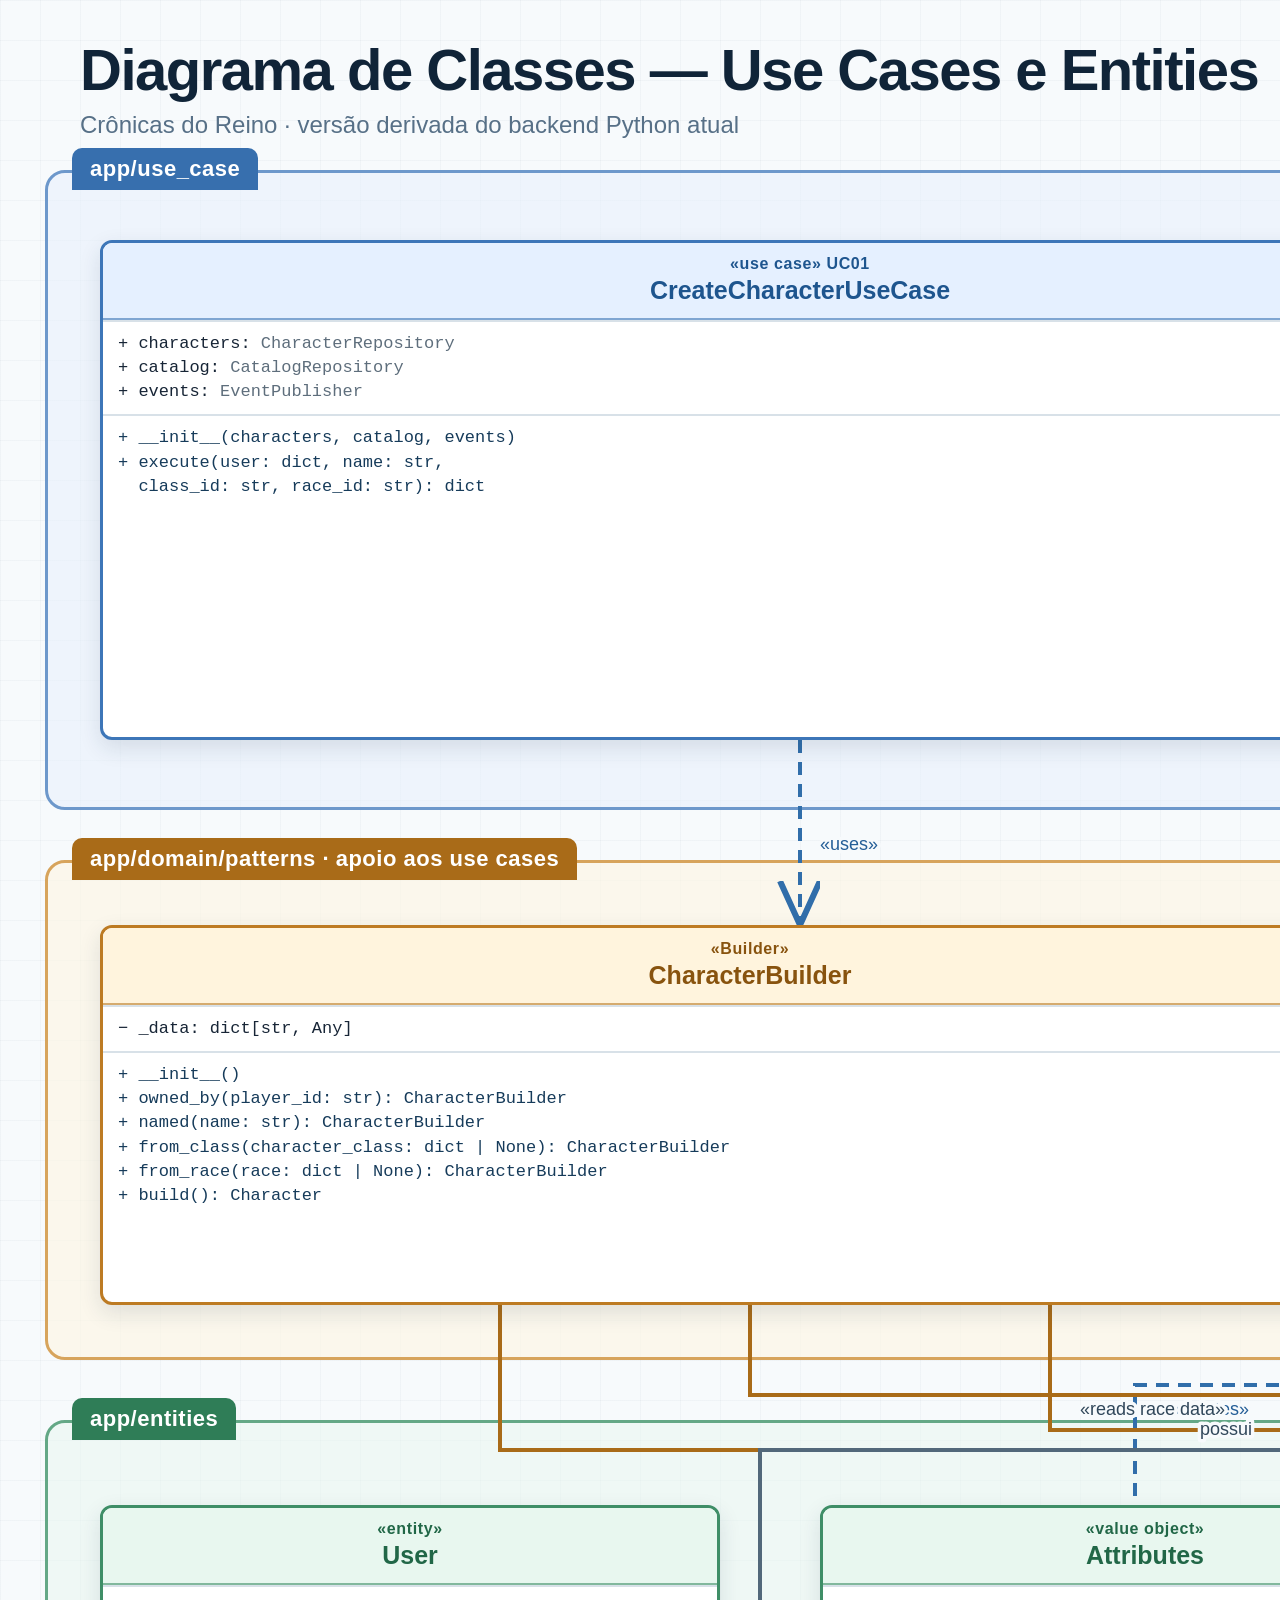
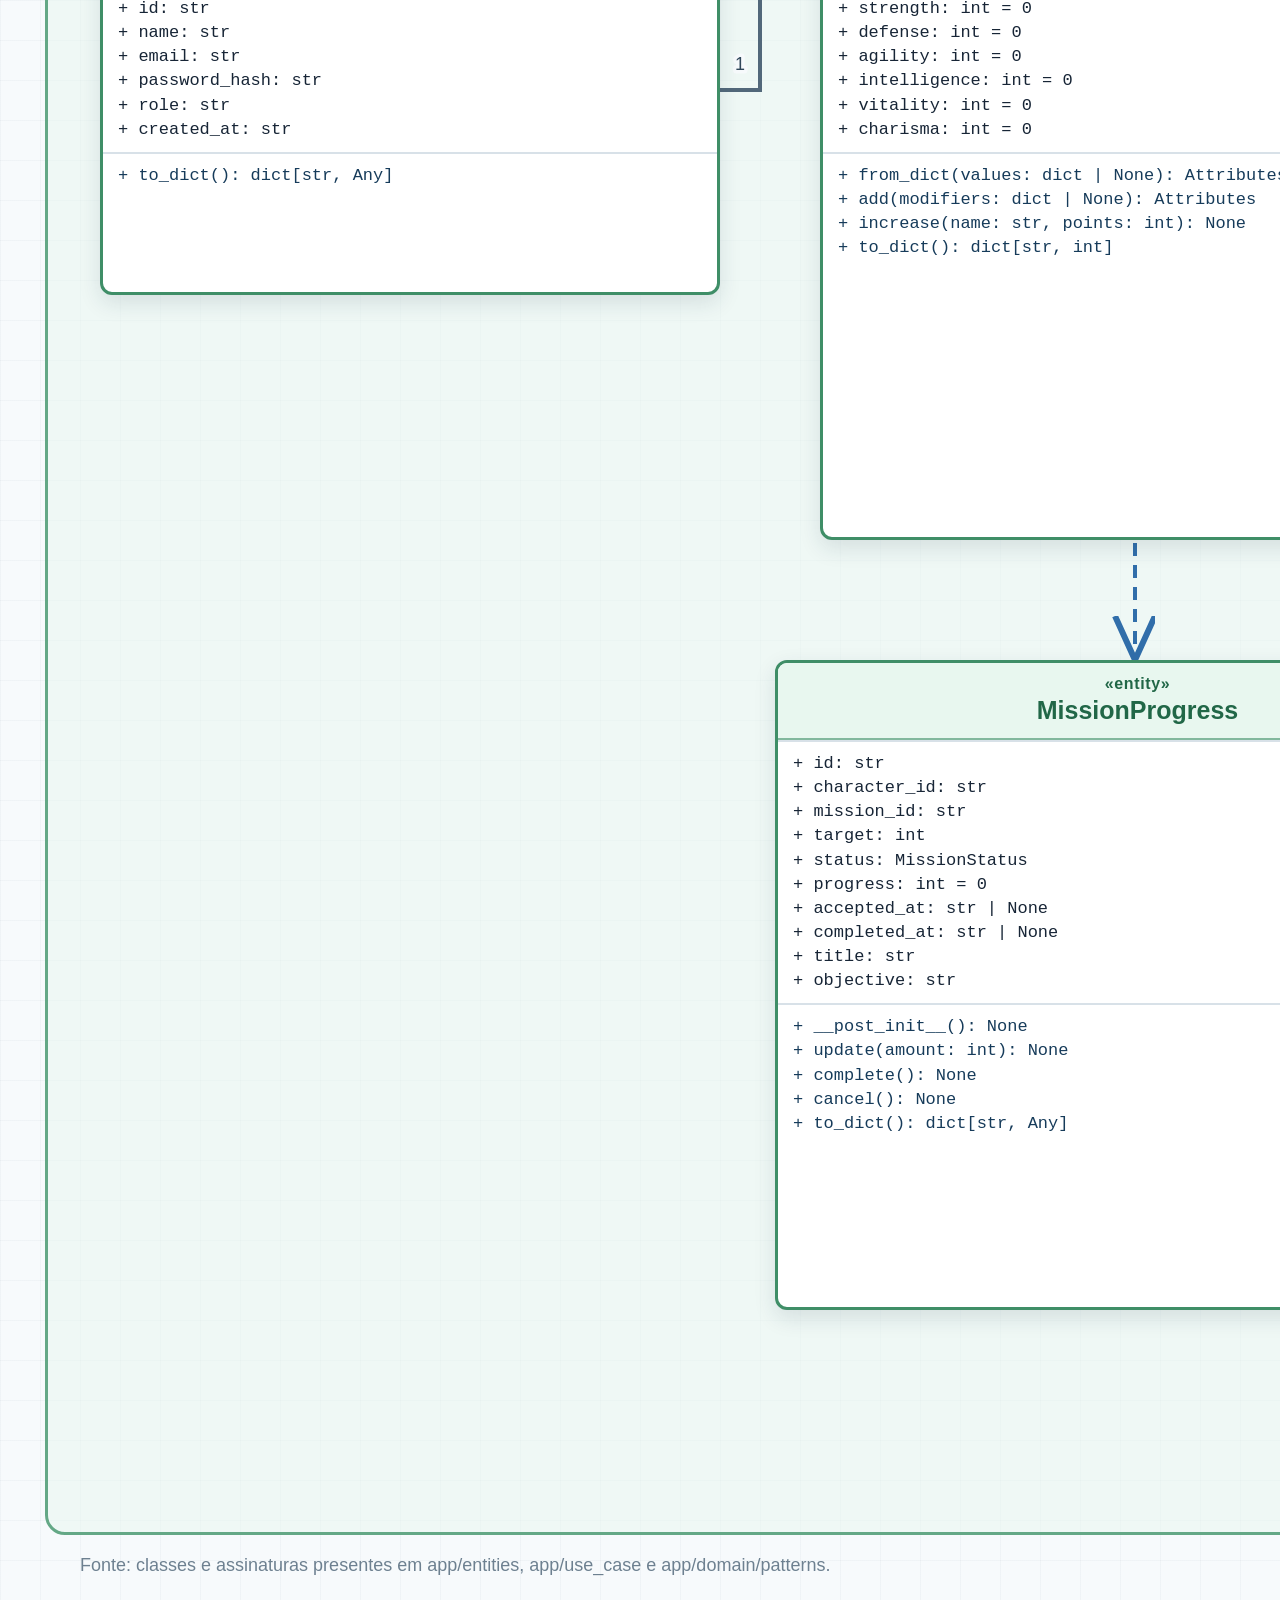
<file: docs/DIAGRAMA_CLASSES_USE_CASES_ENTITIES.html>
<!doctype html>
<html lang="pt-BR">
<head>
  <meta charset="utf-8">
  <title>Diagrama de Classes — Use Cases e Entities</title>
  <style>
    @page { size: 56.25in 33.333in; margin: 0; }
    * { box-sizing: border-box; }
    html, body { margin: 0; width: 5400px; height: 3200px; overflow: hidden; }
    body { font-family: "Segoe UI", Arial, sans-serif; background: #f5f8fb; color: #172536; }
    .canvas {
      position: relative;
      width: 5400px;
      height: 3200px;
      overflow: hidden;
      background:
        linear-gradient(rgba(42, 73, 101, .035) 1px, transparent 1px),
        linear-gradient(90deg, rgba(42, 73, 101, .035) 1px, transparent 1px),
        #f7fafc;
      background-size: 40px 40px;
    }
    .header { position: absolute; left: 80px; top: 40px; z-index: 4; }
    .header h1 { margin: 0; font-size: 58px; line-height: 1.05; color: #102438; letter-spacing: -1.5px; }
    .header p { margin: 10px 0 0; font-size: 24px; color: #577087; }
    .legend {
      position: absolute; right: 80px; top: 45px; z-index: 4;
      width: 1520px; padding: 18px 24px; border-radius: 14px;
      border: 2px solid #cad6e0; background: rgba(255,255,255,.94);
      font-size: 19px; line-height: 1.45; color: #44596c;
    }
    .legend b { color: #172536; }
    .key { display: inline-flex; align-items: center; margin-right: 24px; white-space: nowrap; }
    .swatch { width: 30px; height: 15px; margin-right: 8px; border: 2px solid; border-radius: 4px; }
    .swatch.uc { background: #e5f0ff; border-color: #3d76b8; }
    .swatch.entity { background: #e8f7ef; border-color: #3f8e67; }
    .swatch.pattern { background: #fff4dd; border-color: #bd7b23; }
    .package {
      position: absolute; z-index: 0; border: 3px solid; border-radius: 20px;
      background: rgba(255,255,255,.54);
    }
    .package .package-label {
      position: absolute; left: 24px; top: -25px; padding: 8px 18px;
      border-radius: 10px 10px 0 0; color: white; font-size: 22px;
      font-weight: 800; letter-spacing: .5px;
    }
    .package.uc { left: 45px; top: 170px; width: 5310px; height: 640px; border-color: #6d98cb; background: rgba(231,241,253,.54); }
    .package.uc .package-label { background: #376fae; }
    .package.patterns { left: 45px; top: 860px; width: 5310px; height: 500px; border-color: #d7a45c; background: rgba(255,246,226,.58); }
    .package.patterns .package-label { background: #a96b18; }
    .package.entities { left: 45px; top: 1420px; width: 5310px; height: 1715px; border-color: #64a886; background: rgba(232,247,239,.52); }
    .package.entities .package-label { background: #2f7d57; }
    .uml {
      position: absolute; z-index: 3; background: #fff; border: 3px solid;
      border-radius: 12px; box-shadow: 0 8px 22px rgba(24,51,75,.12); overflow: hidden;
    }
    .uml.usecase { border-color: #3d76b8; }
    .uml.entity { border-color: #3f8e67; }
    .uml.pattern { border-color: #bd7b23; }
    .uml .title { padding: 12px 16px 13px; text-align: center; font-size: 25px; font-weight: 800; border-bottom: 2px solid; }
    .uml.usecase .title { background: #e5f0ff; border-color: #7fa6d2; color: #1e558e; }
    .uml.entity .title { background: #e8f7ef; border-color: #82b89d; color: #216747; }
    .uml.pattern .title { background: #fff4dd; border-color: #d5ab6f; color: #88530e; }
    .stereotype { display: block; margin-bottom: 3px; font-size: 16px; font-weight: 600; letter-spacing: .6px; }
    .compartment { padding: 10px 15px; border-top: 2px solid #d8e1e8; font-family: Consolas, "Courier New", monospace; font-size: 17px; line-height: 1.42; }
    .compartment:first-of-type { border-top: 0; }
    .line { min-height: 24px; white-space: nowrap; }
    .method { color: #163b5a; }
    .private { color: #724812; }
    .type { color: #5e6e7c; }
    .note {
      position: absolute; z-index: 4; padding: 14px 18px; border-radius: 10px;
      border: 2px dashed #8b9bab; background: #fff; color: #40566a;
      font-size: 18px; line-height: 1.35;
    }
    .connections { position: absolute; inset: 0; width: 5400px; height: 3200px; z-index: 1; overflow: visible; }
    .assoc { fill: none; stroke: #52687a; stroke-width: 4; }
    .composition { fill: none; stroke: #2f7d57; stroke-width: 4; }
    .dependency { fill: none; stroke: #316eaa; stroke-width: 4; stroke-dasharray: 13 9; }
    .pattern-link { fill: none; stroke: #a96b18; stroke-width: 4; }
    .inheritance { fill: none; stroke: #a96b18; stroke-width: 4; }
    .rel-label { font: 18px "Segoe UI", Arial, sans-serif; fill: #30475a; paint-order: stroke; stroke: #f7fafc; stroke-width: 7px; stroke-linejoin: round; }
    .dep-label { fill: #245e97; }
    .footer { position: absolute; z-index: 5; left: 80px; right: 80px; bottom: 24px; display: flex; justify-content: space-between; font-size: 18px; color: #6d8090; }

    #uc-create { left: 100px; top: 240px; width: 1400px; height: 500px; }
    #uc-accept { left: 2000px; top: 240px; width: 1400px; height: 500px; }
    #uc-combat { left: 3900px; top: 185px; width: 1400px; height: 600px; }

    #builder { left: 100px; top: 925px; width: 1300px; height: 380px; }
    #attack-strategy { left: 1640px; top: 925px; width: 900px; height: 245px; }
    #basic-strategy { left: 2700px; top: 925px; width: 800px; height: 220px; }
    #skill-strategy { left: 3650px; top: 910px; width: 1100px; height: 285px; }
    #factory-note { left: 1640px; top: 1225px; width: 3110px; }
    #ports-note { left: 4800px; top: 910px; width: 500px; height: 285px; font-size: 15px; }

    #user { left: 100px; top: 1505px; width: 620px; height: 390px; }
    #attributes { left: 820px; top: 1505px; width: 650px; height: 635px; }
    #character-class { left: 1540px; top: 1505px; width: 700px; height: 465px; }
    #race { left: 1540px; top: 2080px; width: 700px; height: 340px; }
    #mission-progress { left: 775px; top: 2260px; width: 725px; height: 650px; }
    #character { left: 2330px; top: 1490px; width: 930px; height: 1415px; }
    #skill { left: 3340px; top: 1505px; width: 660px; height: 515px; }
    #mission { left: 3340px; top: 2120px; width: 720px; height: 570px; }
    #item { left: 4140px; top: 1505px; width: 650px; height: 610px; }
    #combat { left: 4140px; top: 2220px; width: 760px; height: 580px; }
    #enemy { left: 4860px; top: 1505px; width: 450px; height: 570px; }
    @media screen {
      body:has(#uc-combat:target) .canvas { transform: translate(-3800px, -130px); }
      body:has(#character:target) .canvas { transform: translate(-2250px, -1430px); }
      body:has(#mission-progress:target) .canvas { transform: translate(-700px, -2200px); }
    }
  </style>
</head>
<body>
<main class="canvas">
  <header class="header">
    <h1>Diagrama de Classes — Use Cases e Entities</h1>
    <p>Crônicas do Reino · versão derivada do backend Python atual</p>
  </header>

  <aside class="legend">
    <span class="key"><span class="swatch uc"></span><b>Use case</b></span>
    <span class="key"><span class="swatch entity"></span><b>Entity</b></span>
    <span class="key"><span class="swatch pattern"></span><b>Padrão</b></span>
    <span class="key"><b>+</b>&nbsp;público</span>
    <span class="key"><b>−</b>&nbsp;helper privado</span><br>
    Linha contínua = associação · losango = composição · tracejada = dependência · triângulo = herança/realização
  </aside>

  <section class="package uc"><div class="package-label">app/use_case</div></section>
  <section class="package patterns"><div class="package-label">app/domain/patterns · apoio aos use cases</div></section>
  <section class="package entities"><div class="package-label">app/entities</div></section>

  <article class="uml usecase" id="uc-create">
    <div class="title"><span class="stereotype">«use case» UC01</span>CreateCharacterUseCase</div>
    <div class="compartment">
      <div class="line">+ characters: <span class="type">CharacterRepository</span></div>
      <div class="line">+ catalog: <span class="type">CatalogRepository</span></div>
      <div class="line">+ events: <span class="type">EventPublisher</span></div>
    </div>
    <div class="compartment method">
      <div class="line">+ __init__(characters, catalog, events)</div>
      <div class="line">+ execute(user: dict, name: str,</div>
      <div class="line">&nbsp;&nbsp;class_id: str, race_id: str): dict</div>
    </div>
  </article>

  <article class="uml usecase" id="uc-accept">
    <div class="title"><span class="stereotype">«use case» UC02</span>AcceptMissionUseCase</div>
    <div class="compartment">
      <div class="line">+ missions: <span class="type">MissionRepository</span></div>
      <div class="line">+ characters: <span class="type">CharacterRepository</span></div>
      <div class="line">+ events: <span class="type">EventPublisher</span></div>
      <div class="line">+ authorization: <span class="type">AuthorizationPolicy</span></div>
    </div>
    <div class="compartment method">
      <div class="line">+ __init__(missions, characters, events, authorization)</div>
      <div class="line">+ execute(user: dict, character_id: str,</div>
      <div class="line">&nbsp;&nbsp;mission_id: str): dict</div>
    </div>
  </article>

  <article class="uml usecase" id="uc-combat">
    <div class="title"><span class="stereotype">«use case» UC03</span>PerformCombatUseCase</div>
    <div class="compartment">
      <div class="line">+ HIT_THRESHOLD: int = 70 {static}</div>
      <div class="line">+ D100_MAX: int = 100 {static}</div>
      <div class="line">+ combats: <span class="type">CombatRepository</span> · characters: <span class="type">CharacterRepository</span></div>
      <div class="line">+ catalog: <span class="type">CatalogRepository</span> · events: <span class="type">EventPublisher</span></div>
      <div class="line">+ authorization: <span class="type">AuthorizationPolicy</span></div>
      <div class="line">+ id_generator: <span class="type">IdGenerator</span> · dice_roller: <span class="type">DiceRoller</span></div>
    </div>
    <div class="compartment method">
      <div class="line">+ __init__(combats, characters, catalog, events, authorization, id_generator, dice_roller)</div>
      <div class="line">+ list(user: dict, character_id: str): list[dict]</div>
      <div class="line">+ start(user: dict, character_id: str, enemy_id: str): dict</div>
      <div class="line">+ execute(user: dict, combat_id: str, action: str, skill_id: str | None): dict</div>
      <div class="line private">− _flee(user: dict, combat: dict, character: Character, enemy: dict, now: str): dict</div>
      <div class="line private">− _player_turn(character: Character, enemy: dict, action: str, skill_id: str | None, now: str): dict</div>
      <div class="line private">− _resolve_turn(combat: dict, character: Character, enemy: dict, turn: dict, now: str): list[int]</div>
      <div class="line private">− _publish_result(user: dict, character: Character, enemy: dict, combat: dict): None</div>
      <div class="line private">− _roll_attack(attacker_agility: int, defender_agility: int): tuple[int, int, bool]</div>
      <div class="line private">− _attack_hits(roll: int, attacker_agility: int, defender_agility: int): bool {classmethod}</div>
      <div class="line private">− _hit_chance(attacker_agility: int, defender_agility: int): int {classmethod}</div>
      <div class="line private">− _character(user: dict, character_id: str): Character</div>
    </div>
  </article>

  <article class="uml pattern" id="builder">
    <div class="title"><span class="stereotype">«Builder»</span>CharacterBuilder</div>
    <div class="compartment"><div class="line">− _data: dict[str, Any]</div></div>
    <div class="compartment method">
      <div class="line">+ __init__()</div>
      <div class="line">+ owned_by(player_id: str): CharacterBuilder</div>
      <div class="line">+ named(name: str): CharacterBuilder</div>
      <div class="line">+ from_class(character_class: dict | None): CharacterBuilder</div>
      <div class="line">+ from_race(race: dict | None): CharacterBuilder</div>
      <div class="line">+ build(): Character</div>
    </div>
  </article>

  <article class="uml pattern" id="attack-strategy">
    <div class="title"><span class="stereotype">«interface» «Strategy»</span>AttackStrategy</div>
    <div class="compartment method"><div class="line"><i>+ execute(attacker: Character, defender: dict): dict</i></div></div>
  </article>

  <article class="uml pattern" id="basic-strategy">
    <div class="title">BasicAttackStrategy</div>
    <div class="compartment method"><div class="line">+ execute(attacker: Character, defender: dict): dict</div></div>
  </article>

  <article class="uml pattern" id="skill-strategy">
    <div class="title">SkillAttackStrategy</div>
    <div class="compartment"><div class="line">+ skill: dict | None</div></div>
    <div class="compartment method">
      <div class="line">+ __init__(skill: dict | None)</div>
      <div class="line">+ execute(attacker: Character, defender: dict): dict</div>
    </div>
  </article>

  <aside class="note" id="factory-note"><b>«factory function» select_attack_strategy(action: str, skill: dict | None): AttackStrategy</b> — seleciona BasicAttackStrategy ou SkillAttackStrategy.</aside>
  <aside class="note" id="ports-note"><b>Ports referenciados</b><br>CatalogRepository<br>CharacterRepository<br>MissionRepository<br>CombatRepository<br>EventPublisher<br>IdGenerator<br>DiceRoller<br><small>As implementações de infraestrutura foram omitidas para manter o foco.</small></aside>

  <article class="uml entity" id="user">
    <div class="title"><span class="stereotype">«entity»</span>User</div>
    <div class="compartment">
      <div class="line">+ id: str</div><div class="line">+ name: str</div><div class="line">+ email: str</div>
      <div class="line">+ password_hash: str</div><div class="line">+ role: str</div><div class="line">+ created_at: str</div>
    </div>
    <div class="compartment method"><div class="line">+ to_dict(): dict[str, Any]</div></div>
  </article>

  <article class="uml entity" id="attributes">
    <div class="title"><span class="stereotype">«value object»</span>Attributes</div>
    <div class="compartment">
      <div class="line">+ strength: int = 0</div><div class="line">+ defense: int = 0</div>
      <div class="line">+ agility: int = 0</div><div class="line">+ intelligence: int = 0</div>
      <div class="line">+ vitality: int = 0</div><div class="line">+ charisma: int = 0</div>
    </div>
    <div class="compartment method">
      <div class="line">+ from_dict(values: dict | None): Attributes {classmethod}</div>
      <div class="line">+ add(modifiers: dict | None): Attributes</div>
      <div class="line">+ increase(name: str, points: int): None</div>
      <div class="line">+ to_dict(): dict[str, int]</div>
    </div>
  </article>

  <article class="uml entity" id="character-class">
    <div class="title"><span class="stereotype">«entity»</span>CharacterClass</div>
    <div class="compartment">
      <div class="line">+ id: str</div><div class="line">+ name: str</div><div class="line">+ description: str</div>
      <div class="line">+ attributes: Attributes</div><div class="line">+ base_health: int</div><div class="line">+ base_energy: int</div>
    </div>
    <div class="compartment method"><div class="line">+ to_dict(): dict[str, Any]</div></div>
  </article>

  <article class="uml entity" id="race">
    <div class="title"><span class="stereotype">«entity»</span>Race</div>
    <div class="compartment">
      <div class="line">+ id: str</div><div class="line">+ name: str</div><div class="line">+ description: str</div><div class="line">+ modifiers: Attributes</div>
    </div>
    <div class="compartment method"><div class="line">+ to_dict(): dict[str, Any]</div></div>
  </article>

  <article class="uml entity" id="mission-progress">
    <div class="title"><span class="stereotype">«entity»</span>MissionProgress</div>
    <div class="compartment">
      <div class="line">+ id: str</div><div class="line">+ character_id: str</div><div class="line">+ mission_id: str</div>
      <div class="line">+ target: int</div><div class="line">+ status: MissionStatus</div><div class="line">+ progress: int = 0</div>
      <div class="line">+ accepted_at: str | None</div><div class="line">+ completed_at: str | None</div>
      <div class="line">+ title: str</div><div class="line">+ objective: str</div>
    </div>
    <div class="compartment method">
      <div class="line">+ __post_init__(): None</div><div class="line">+ update(amount: int): None</div>
      <div class="line">+ complete(): None</div><div class="line">+ cancel(): None</div><div class="line">+ to_dict(): dict[str, Any]</div>
    </div>
  </article>

  <article class="uml entity" id="character">
    <div class="title"><span class="stereotype">«entity»</span>Character</div>
    <div class="compartment">
      <div class="line">+ id: str | None</div><div class="line">+ player_id: str</div><div class="line">+ name: str</div>
      <div class="line">+ class_id: str</div><div class="line">+ class_name: str</div><div class="line">+ race_id: str</div>
      <div class="line">+ race_name: str</div><div class="line">+ level: int = 1</div><div class="line">+ experience: int = 0</div>
      <div class="line">+ health: int</div><div class="line">+ max_health: int</div><div class="line">+ energy: int</div><div class="line">+ max_energy: int</div>
      <div class="line">+ attributes: Attributes</div><div class="line">+ attribute_points: int = 0</div><div class="line">+ coins: int = 0</div>
      <div class="line">+ status: CharacterStatus</div><div class="line">+ skill_ids: list[str]</div><div class="line">+ skills: list[dict]</div>
      <div class="line">+ equipment_bonuses: dict[str, int]</div><div class="line">+ created_at: str | None</div>
    </div>
    <div class="compartment method">
      <div class="line">+ __post_init__(): None</div><div class="line">+ receive_damage(amount: int): None</div>
      <div class="line">+ spend_energy(amount: int): None</div><div class="line">+ recover(): None</div>
      <div class="line">+ experience_for_next_level(): int</div><div class="line">+ gain_experience(amount: int): list[int]</div>
      <div class="line">+ distribute_attribute(name: str, points: int): None</div><div class="line">+ to_dict(): dict[str, Any]</div>
    </div>
  </article>

  <article class="uml entity" id="skill">
    <div class="title"><span class="stereotype">«entity»</span>Skill</div>
    <div class="compartment">
      <div class="line">+ id: str</div><div class="line">+ name: str</div><div class="line">+ description: str</div><div class="line">+ type: str</div>
      <div class="line">+ energy_cost: int</div><div class="line">+ damage: int</div><div class="line">+ effect: str</div><div class="line">+ cooldown: int</div>
      <div class="line">+ min_level: int</div><div class="line">+ class_id: str | None</div><div class="line">+ race_id: str | None</div>
    </div>
    <div class="compartment method"><div class="line">+ to_dict(): dict[str, Any]</div></div>
  </article>

  <article class="uml entity" id="mission">
    <div class="title"><span class="stereotype">«entity»</span>Mission</div>
    <div class="compartment">
      <div class="line">+ id: str</div><div class="line">+ title: str</div><div class="line">+ description: str</div><div class="line">+ objective: str</div>
      <div class="line">+ min_level: int</div><div class="line">+ status: str</div><div class="line">+ target: int</div>
      <div class="line">+ reward_experience: int</div><div class="line">+ reward_coins: int</div>
      <div class="line">+ reward_item_id: str | None</div><div class="line">+ reward_item_quantity: int</div>
    </div>
    <div class="compartment method"><div class="line">+ to_dict(): dict[str, Any]</div></div>
  </article>

  <article class="uml entity" id="item">
    <div class="title"><span class="stereotype">«entity»</span>Item</div>
    <div class="compartment">
      <div class="line">+ id: str</div><div class="line">+ name: str</div><div class="line">+ type: str</div><div class="line">+ description: str</div>
      <div class="line">+ rarity: str</div><div class="line">+ value: int</div><div class="line">+ effect_health: int</div>
      <div class="line">+ effect_energy: int</div><div class="line">+ attack_bonus: int</div><div class="line">+ defense_bonus: int</div>
      <div class="line">+ required_class_id: str | None</div><div class="line">+ min_level: int</div>
    </div>
    <div class="compartment method"><div class="line">+ to_dict(): dict[str, Any]</div></div>
  </article>

  <article class="uml entity" id="combat">
    <div class="title"><span class="stereotype">«entity»</span>Combat</div>
    <div class="compartment">
      <div class="line">+ id: str</div><div class="line">+ character_id: str</div><div class="line">+ enemy_id: str</div><div class="line">+ enemy_name: str</div>
      <div class="line">+ status: str</div><div class="line">+ enemy_health: int</div><div class="line">+ enemy_max_health: int</div>
      <div class="line">+ started_at: str</div><div class="line">+ finished_at: str | None</div><div class="line">+ turns: list[dict]</div>
    </div>
    <div class="compartment method"><div class="line">+ to_dict(): dict[str, Any]</div></div>
  </article>

  <article class="uml entity" id="enemy">
    <div class="title"><span class="stereotype">«entity»</span>Enemy</div>
    <div class="compartment">
      <div class="line">+ id: str</div><div class="line">+ name: str</div><div class="line">+ type: str</div><div class="line">+ level: int</div>
      <div class="line">+ health: int</div><div class="line">+ strength: int</div><div class="line">+ defense: int</div><div class="line">+ agility: int</div>
      <div class="line">+ reward_experience: int</div><div class="line">+ reward_coins: int</div><div class="line">+ reward_item_id: str | None</div>
    </div>
    <div class="compartment method"><div class="line">+ to_dict(): dict</div></div>
  </article>

  <svg class="connections" viewBox="0 0 5400 3200" aria-label="Relacionamentos UML">
    <defs>
      <marker id="arrow" markerWidth="13" markerHeight="13" refX="11" refY="5" orient="auto" markerUnits="strokeWidth"><path d="M0,0 L11,5 L0,10" fill="none" stroke="#316eaa" stroke-width="1.5"/></marker>
      <marker id="triangle" markerWidth="15" markerHeight="15" refX="13" refY="7" orient="auto" markerUnits="strokeWidth"><path d="M1,1 L13,7 L1,13 Z" fill="#fff" stroke="#a96b18" stroke-width="1.5"/></marker>
      <marker id="diamond" markerWidth="18" markerHeight="13" refX="3" refY="6" orient="auto" markerUnits="strokeWidth"><path d="M2,6 L8,1 L14,6 L8,11 Z" fill="#2f7d57" stroke="#2f7d57"/></marker>
    </defs>

    <!-- Dependências dos casos de uso -->
    <path class="dependency" marker-end="url(#arrow)" d="M800 740 L800 925"/><text class="rel-label dep-label" x="820" y="850">«uses»</text>
    <path class="dependency" marker-end="url(#arrow)" d="M2700 740 L2700 1390 L2795 1390 L2795 1490"/><text class="rel-label dep-label" x="2720" y="1365">«orchestrates»</text>
    <path class="dependency" marker-end="url(#arrow)" d="M2240 740 L2240 1385 L1135 1385 L1135 2260"/><text class="rel-label dep-label" x="1170" y="1415">«creates»</text>
    <path class="dependency" marker-end="url(#arrow)" d="M4550 775 L4550 1225"/><text class="rel-label dep-label" x="4570" y="835">«selects»</text>
    <path class="dependency" marker-end="url(#arrow)" d="M5050 775 L5050 1400 L5150 1400 L5150 1505"/><text class="rel-label dep-label" x="5070" y="1380">«loads»</text>
    <path class="dependency" marker-end="url(#arrow)" d="M4700 775 L4700 1380 L4520 1380 L4520 2220"/><text class="rel-label dep-label" x="4540" y="1370">«controls»</text>

    <!-- Builder e Strategy -->
    <path class="pattern-link" marker-end="url(#arrow)" d="M750 1305 L750 1395 L2600 1395 L2600 1490"/><text class="rel-label" x="1450" y="1380">«builds»</text>
    <path class="pattern-link" marker-end="url(#arrow)" d="M500 1305 L500 1450 L1890 1450 L1890 1505"/><text class="rel-label" x="1510" y="1435">«reads class data»</text>
    <path class="pattern-link" marker-end="url(#arrow)" d="M1050 1305 L1050 1430 L2130 1430 L2130 2080"/><text class="rel-label" x="1080" y="1415">«reads race data»</text>
    <path class="inheritance" marker-end="url(#triangle)" d="M3100 925 L3100 850 L2090 850 L2090 925"/>
    <path class="inheritance" marker-end="url(#triangle)" d="M4200 910 L4200 825 L2090 825 L2090 925"/>
    <path class="pattern-link" marker-end="url(#arrow)" d="M3200 1225 L3200 1185 L2090 1185 L2090 1170"/>

    <!-- Associações entre entidades -->
    <path class="assoc" d="M720 1690 L760 1690 L760 1450 L2470 1450 L2470 1490"/>
    <text class="rel-label" x="735" y="1670">1</text><text class="rel-label" x="2420" y="1440">0..*</text><text class="rel-label" x="1200" y="1435">possui</text>

    <path class="assoc" d="M2240 1740 L2330 1740"/>
    <text class="rel-label" x="2200" y="1718">1</text><text class="rel-label" x="2290" y="1718">0..*</text><text class="rel-label" x="2245" y="1780">classe</text>

    <path class="assoc" d="M2240 2260 L2290 2260 L2290 2080 L2330 2080"/>
    <text class="rel-label" x="2200" y="2240">1</text><text class="rel-label" x="2310" y="2060">0..*</text><text class="rel-label" x="2220" y="2190">raça</text>

    <path class="composition" marker-start="url(#diamond)" d="M2330 2350 L2280 2350 L2280 2180 L1470 2180 L1470 1850"/>
    <text class="rel-label" x="1500" y="2160">attributes 1</text><text class="rel-label" x="2260" y="2330">1</text>

    <path class="composition" marker-start="url(#diamond)" d="M1540 1810 L1510 1810 L1510 1760 L1470 1760"/>
    <text class="rel-label" x="1480" y="1738">1</text>
    <path class="composition" marker-start="url(#diamond)" d="M1540 2240 L1510 2240 L1510 1900 L1470 1900"/>
    <text class="rel-label" x="1480" y="1880">1</text>

    <path class="assoc" d="M3260 1760 L3340 1760"/>
    <text class="rel-label" x="3265" y="1735">0..*</text><text class="rel-label" x="3310" y="1800">0..*</text><text class="rel-label" x="3260" y="1840">habilidades</text>

    <path class="assoc" d="M3260 1880 L3300 1880 L3300 1435 L4460 1435 L4460 1505"/>
    <text class="rel-label" x="3300" y="1418">inventário 0..*</text>

    <path class="composition" marker-start="url(#diamond)" d="M2330 2590 L2280 2590 L2280 2950 L1500 2950 L1500 2580"/>
    <text class="rel-label" x="1515" y="2932">progressos 0..*</text>

    <path class="assoc" d="M1500 2750 L3200 2750 L3200 2400 L3340 2400"/>
    <text class="rel-label" x="1530" y="2730">0..*</text><text class="rel-label" x="3285" y="2380">1</text><text class="rel-label" x="2500" y="2730">refere-se a</text>

    <path class="composition" marker-start="url(#diamond)" d="M2795 2905 L2795 3010 L4520 3010 L4520 2800"/>
    <text class="rel-label" x="2840" y="2990">combates 0..*</text>

    <path class="assoc" d="M5080 2075 L5080 2180 L4900 2180 L4900 2510"/>
    <text class="rel-label" x="5095" y="2140">1</text><text class="rel-label" x="4915" y="2480">0..*</text><text class="rel-label" x="4930" y="2210">participa</text>

    <path class="assoc" d="M4060 2270 L4100 2270 L4100 2115 L4300 2115"/>
    <text class="rel-label" x="4070" y="2095">recompensa 0..1</text>
    <path class="assoc" d="M4860 1840 L4790 1840"/>
    <text class="rel-label" x="4740" y="1818">0..1 recompensa</text>
  </svg>

  <footer class="footer"><span>Fonte: classes e assinaturas presentes em app/entities, app/use_case e app/domain/patterns.</span><span>Diagrama atualizado do backend</span></footer>
</main>
</body>
</html>
</file>
